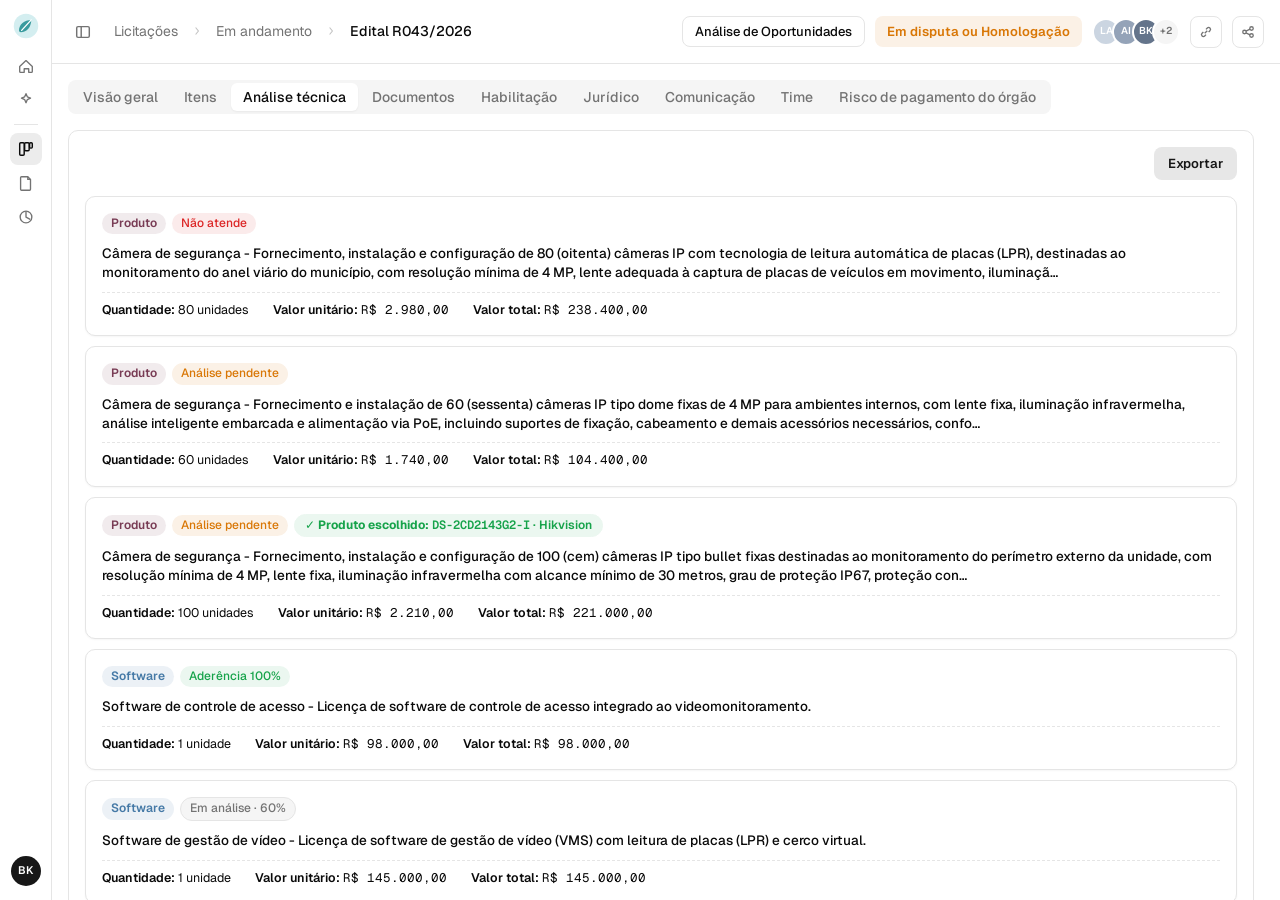
<file: index.html>
<!doctype html>
<html lang="pt-BR" data-preview="analise-tecnica">
<head>
  <meta charset="utf-8" />
  <meta name="viewport" content="width=device-width,initial-scale=1" />
  <title>Análise técnica</title>
  <link rel="preconnect" href="https://fonts.googleapis.com" />
  <link rel="preconnect" href="https://fonts.gstatic.com" crossorigin />
  <link href="https://fonts.googleapis.com/css2?family=Geist:wght@400;500;600;700&family=Geist+Mono:wght@500;600&display=swap" rel="stylesheet" />
  <link rel="stylesheet" href="styles.css?v=153" />
</head>
<body>
  <!-- Sidebar -->
  <aside class="sidebar" aria-label="Sidebar">
    <div class="logo" aria-hidden="true">
      <svg viewBox="0 0 32 32" width="28" height="28"><circle cx="16" cy="16" r="14" fill="#D4EEF0"/><path d="M22 9 C 14 9 8 14 8 21 C 8 22 9 23 10 23 C 17 23 22 17 22 9 Z" fill="#3A9B9E"/><path d="M22 9 L 11 21" stroke="#FFFFFF" stroke-width="1.5" stroke-linecap="round" fill="none"/></svg>
    </div>
    <nav class="sb-nav">
      <button class="sb-btn" title="Início"><svg viewBox="0 0 20 20" width="18" height="18" fill="none" stroke="currentColor" stroke-width="1.5"><path d="M3 10.5 10 4l7 6.5V16a1 1 0 0 1-1 1h-3v-4H8v4H4a1 1 0 0 1-1-1z" stroke-linejoin="round"/></svg></button>
      <button class="sb-btn" title="Assistente"><svg viewBox="0 0 20 20" width="18" height="18" fill="none" stroke="currentColor" stroke-width="1.5"><path d="M10 3l1.5 3.5L15 8l-3.5 1.5L10 13l-1.5-3.5L5 8l3.5-1.5z" stroke-linejoin="round"/></svg></button>
      <div class="sb-divider"></div>
      <button class="sb-btn sb-active" title="Licitações" aria-current="page"><svg viewBox="0 0 20 20" width="18" height="18" fill="none" stroke="currentColor" stroke-width="1.6"><rect x="3" y="3" width="5" height="14" rx="1.2"/><rect x="8.5" y="3" width="5" height="9" rx="1.2"/><rect x="14" y="3" width="3" height="6" rx="1.2"/></svg></button>
      <button class="sb-btn" title="Editais"><svg viewBox="0 0 20 20" width="18" height="18" fill="none" stroke="currentColor" stroke-width="1.5"><path d="M5 3h7l3 3v11a1 1 0 0 1-1 1H5a1 1 0 0 1-1-1V4a1 1 0 0 1 1-1z" stroke-linejoin="round"/><path d="M12 3v3h3"/></svg></button>
      <button class="sb-btn" title="Análises"><svg viewBox="0 0 20 20" width="18" height="18" fill="none" stroke="currentColor" stroke-width="1.5"><circle cx="10" cy="10" r="6.5"/><path d="M10 3.5V10l4.6 2.6"/></svg></button>
    </nav>
    <div class="sb-bottom"><div class="avatar">BK</div></div>
  </aside>

  <!-- Navbar -->
  <header class="navbar">
    <button class="nb-icon" title="Recolher"><svg viewBox="0 0 20 20" width="18" height="18" fill="none" stroke="currentColor" stroke-width="1.6"><rect x="3" y="4" width="14" height="12" rx="1.5"/><path d="M8 4v12"/></svg></button>
    <nav class="crumbs">
      <span class="crumb">Licitações</span><span class="crumb-sep"><svg viewBox="0 0 20 20" width="14" height="14" fill="none" stroke="currentColor" stroke-width="1.6"><path d="M8 5l4 5-4 5"/></svg></span>
      <span class="crumb">Em andamento</span><span class="crumb-sep"><svg viewBox="0 0 20 20" width="14" height="14" fill="none" stroke="currentColor" stroke-width="1.6"><path d="M8 5l4 5-4 5"/></svg></span>
      <span class="crumb crumb-current" id="crumbId">Edital R043/2026</span>
    </nav>
    <div class="nb-spacer"></div>
    <button class="nb-pill">Análise de Oportunidades</button>
    <button class="nb-status">Em disputa ou Homologação</button>
    <div class="nb-avatars"><span class="nb-av">LA</span><span class="nb-av" style="background:#94A3B8">AI</span><span class="nb-av" style="background:#64748B">BK</span><span class="nb-av more">+2</span></div>
    <button class="nb-iconbtn" title="Copiar link"><svg viewBox="0 0 16 16" width="14" height="14" fill="none" stroke="currentColor" stroke-width="1.5"><path d="M6.5 9.5l3-3M5 8L3.5 9.5a2.1 2.1 0 0 0 3 3L8 11M11 8l1.5-1.5a2.1 2.1 0 0 0-3-3L8 5"/></svg></button>
    <button class="nb-iconbtn" title="Compartilhar"><svg viewBox="0 0 16 16" width="14" height="14" fill="none" stroke="currentColor" stroke-width="1.5"><circle cx="12" cy="4" r="2"/><circle cx="4" cy="8" r="2"/><circle cx="12" cy="12" r="2"/><path d="M5.7 7l4.6-2.2M5.7 9l4.6 2.2"/></svg></button>
  </header>

  <main class="page" id="page">
    <div class="page-inner">
      <!-- Abas do workspace -->
      <div class="tabs-row">
        <div class="seg" role="tablist">
          <button class="seg-tab">Visão geral</button><button class="seg-tab">Itens</button>
          <button class="seg-tab active">Análise técnica</button><button class="seg-tab">Documentos</button>
          <button class="seg-tab">Habilitação</button><button class="seg-tab">Jurídico</button>
          <button class="seg-tab">Comunicação</button><button class="seg-tab">Time</button>
          <button class="seg-tab">Risco de pagamento do órgão</button>
        </div>
      </div>

      <div class="module">
        <!-- Resumo do edital (stats) -->
        <div class="stats" id="stats"></div>

        <!-- Ações da lista -->
        <div class="filter-row">
          <button class="btn" id="btnExportList">Exportar</button>
        </div>

        <!-- Grid de cards de itens -->
        <div class="card-grid" id="cardGrid"></div>
      </div>
    </div>
  </main>

  <!-- Overlay tela cheia: Tabela do item -->
  <div class="table-overlay" id="tableOverlay" hidden>
    <header class="to-head">
      <div class="to-heading"><button class="nb-iconbtn" id="toClose" aria-label="Voltar"><svg viewBox="0 0 24 24" width="18" height="18" fill="none" stroke="currentColor" stroke-width="2" stroke-linecap="round" stroke-linejoin="round"><path d="m12 19-7-7 7-7M5 12h14"/></svg></button><div class="to-title" id="toTitle">Tabela</div></div>
      <div class="to-actions">
        <div class="to-nav" id="toNav"></div>
        <div class="to-edit-controls" id="toEditCtrls"></div>
        <button class="nb-iconbtn" id="toShare" aria-label="Compartilhar"><svg viewBox="0 0 16 16" width="15" height="15" fill="none" stroke="currentColor" stroke-width="1.5"><circle cx="12" cy="4" r="2"/><circle cx="4" cy="8" r="2"/><circle cx="12" cy="12" r="2"/><path d="M5.7 7l4.6-2.2M5.7 9l4.6 2.2"/></svg></button>
        <button class="nb-iconbtn" id="toImport" aria-label="Importar" data-tip="Importar (planilha ou modelo)" hidden><svg viewBox="0 0 16 16" width="15" height="15" fill="none" stroke="currentColor" stroke-width="1.5"><path d="M8 11V3M5 6l3-3 3 3M3 13h10"/></svg></button>
        <button class="nb-iconbtn" id="toExport" aria-label="Baixar"><svg viewBox="0 0 16 16" width="15" height="15" fill="none" stroke="currentColor" stroke-width="1.5"><path d="M8 3v8M5 8l3 3 3-3M3 13h10"/></svg></button>
      </div>
    </header>
    <div class="to-summary" id="toSummary"></div>
    <div class="to-body" id="toBody"></div>
  </div>

  <!-- Drawer origem -->
  <div class="drawer-overlay" id="drawerOverlay" hidden></div>
  <aside class="drawer" id="drawer" hidden aria-label="Origem da extração">
    <div class="drawer-head"><h3 id="drawerHead">Origem da extração</h3><button class="drawer-close" id="drawerClose" aria-label="Fechar"><svg viewBox="0 0 20 20" width="15" height="15" fill="none" stroke="currentColor" stroke-width="1.8" stroke-linecap="round"><path d="M5 5l10 10M15 5L5 15"/></svg></button></div>
    <div class="drawer-body" id="drawerBody"></div>
  </aside>

  <div class="status-menu" id="statusMenu" hidden></div>
  <div class="kebab-menu" id="kebabMenu" hidden></div>
  <div class="kebab-menu spec-menu" id="specMenu" role="menu" aria-label="Especificações não exigidas pelo edital" hidden></div>
  <div class="status-menu" id="catMenu" hidden></div>

  <!-- Barra lateral de edição das exigências -->
  <div class="edit-overlay" id="editOverlay" hidden></div>
  <aside class="edit-drawer" id="editDrawer" hidden aria-label="Editar exigências do edital">
    <header class="ed-head">
      <h3>Editar informações</h3>
      <div id="editHeaderAdd"></div>
      <button class="drawer-close" id="editClose" aria-label="Fechar"><svg viewBox="0 0 20 20" width="15" height="15" fill="none" stroke="currentColor" stroke-width="1.8" stroke-linecap="round"><path d="M5 5l10 10M15 5L5 15"/></svg></button>
    </header>
    <div class="ed-body" id="editBody"></div>
    <footer class="ed-foot">
      <button class="ed-btn primary" id="editSave">Salvar</button>
      <button class="ed-btn ghost" id="editCancel">Cancelar</button>
    </footer>
  </aside>

  <div class="toast" id="toast"></div>

  <!-- Adicionar requisito do edital (catálogo) -->
  <div class="add-overlay" id="addOverlay" hidden></div>
  <div class="add-modal" id="addModal" hidden>
    <header class="am-head">
      <div><h3>Adicionar requisito do edital</h3><p>Escolha uma especificação do catálogo e localize o trecho no edital.</p></div>
      <button class="am-x" id="amClose" aria-label="Fechar"><svg viewBox="0 0 20 20" width="15" height="15" fill="none" stroke="currentColor" stroke-width="1.8" stroke-linecap="round"><path d="M5 5l10 10M15 5L5 15"/></svg></button>
    </header>
    <div class="am-body">
      <div class="am-step">
        <div class="am-label"><span class="am-num-badge">1</span> Qual requisito o edital exige?</div>
        <input id="amSearch" class="am-search" placeholder="Buscar no catálogo de especificações..." autocomplete="off">
        <div class="am-catalog" id="amCatalog"></div>
        <div class="am-notfound" id="amNotfound" hidden>Não encontramos "<b><span id="amTerm"></span></b>" no catálogo. Sem estar no catálogo, o sistema não consegue comparar. <button class="am-link" id="amRequest">Solicitar inclusão no catálogo</button></div>
      </div>
      <div class="am-step" id="amStep2" hidden>
        <div class="am-label"><span class="am-num-badge">2</span> Onde isso aparece no edital?</div>
        <div class="am-doc-hint" id="amDocHint"></div>
        <div class="am-doc" id="amDoc"></div>
        <div class="am-sel" id="amSel" hidden><b>Trecho selecionado:</b> <span id="amSelText"></span></div>
      </div>
      <div class="am-step" id="amStep3" hidden>
        <div class="am-label"><span class="am-num-badge">3</span> Valor exigido pelo edital</div>
        <div id="amValue"></div>
      </div>
    </div>
    <footer class="am-foot">
      <button class="btn" id="amCancel">Cancelar</button>
      <button class="btn primary" id="amAdd" disabled>Adicionar requisito</button>
    </footer>
  </div>

  <!-- Alerta: edição direta na célula (1ª vez) -->
  <div class="warn-overlay" id="warnOverlay" hidden></div>
  <div class="warn-modal" id="warnModal" hidden>
    <h3>Confirmar edição?</h3>
    <p>Editar o <b>valor requerido</b> recalcula a análise de compatibilidade dos produtos para este requisito. Você também pode editar em lote pelo botão <b>Editar</b> da seção. Não perguntaremos de novo.</p>
    <div class="warn-actions"><button class="btn" id="warnCancel">Cancelar</button><button class="btn primary" id="warnOk">Confirmar e recalcular</button></div>
  </div>

  <!-- Confirmar troca de categoria (reprocessa requisitos) -->
  <div class="warn-overlay" id="catConfirmOverlay" hidden></div>
  <div class="warn-modal" id="catConfirmModal" hidden>
    <h3>Trocar a categoria?</h3>
    <p>Ao trocar para <b id="catConfirmName">…</b>, vamos <b>analisar esta seção de novo</b> usando o catálogo dessa categoria. Os requisitos e o resultado (o que você atende e o que não atende) podem mudar.</p>
    <div class="warn-actions"><button class="btn" id="catConfirmCancel">Cancelar</button><button class="btn primary" id="catConfirmOk">Reprocessar requisitos</button></div>
  </div>

  <!-- (Tour guiado / chat "Tire suas dúvidas" removidos por ora; tour segue via deep-link ?tour=) -->
  <div class="tour-layer" id="tourLayer" hidden>
    <div class="tour-hi" id="tourHi"></div>
    <div class="tour-pop" id="tourPop">
      <div class="tour-top"><span class="tour-step" id="tourStepLbl"></span><button class="tour-x" id="tourSkip" data-tip="Encerrar o tour" aria-label="Encerrar"><svg viewBox="0 0 16 16" width="13" height="13" fill="none" stroke="currentColor" stroke-width="1.8" stroke-linecap="round"><path d="M4 4l8 8M12 4l-8 8"/></svg></button></div>
      <div class="tour-title" id="tourTitle"></div>
      <div class="tour-text" id="tourText"></div>
      <div class="tour-actions"><button class="tour-btn ghost" id="tourPrev">Anterior</button><button class="tour-btn primary" id="tourNext">Próximo</button></div>
    </div>
  </div>

  <script src="data.js?v=32"></script>
  <script src="app.js?v=221"></script>
</body>
</html>
</file>
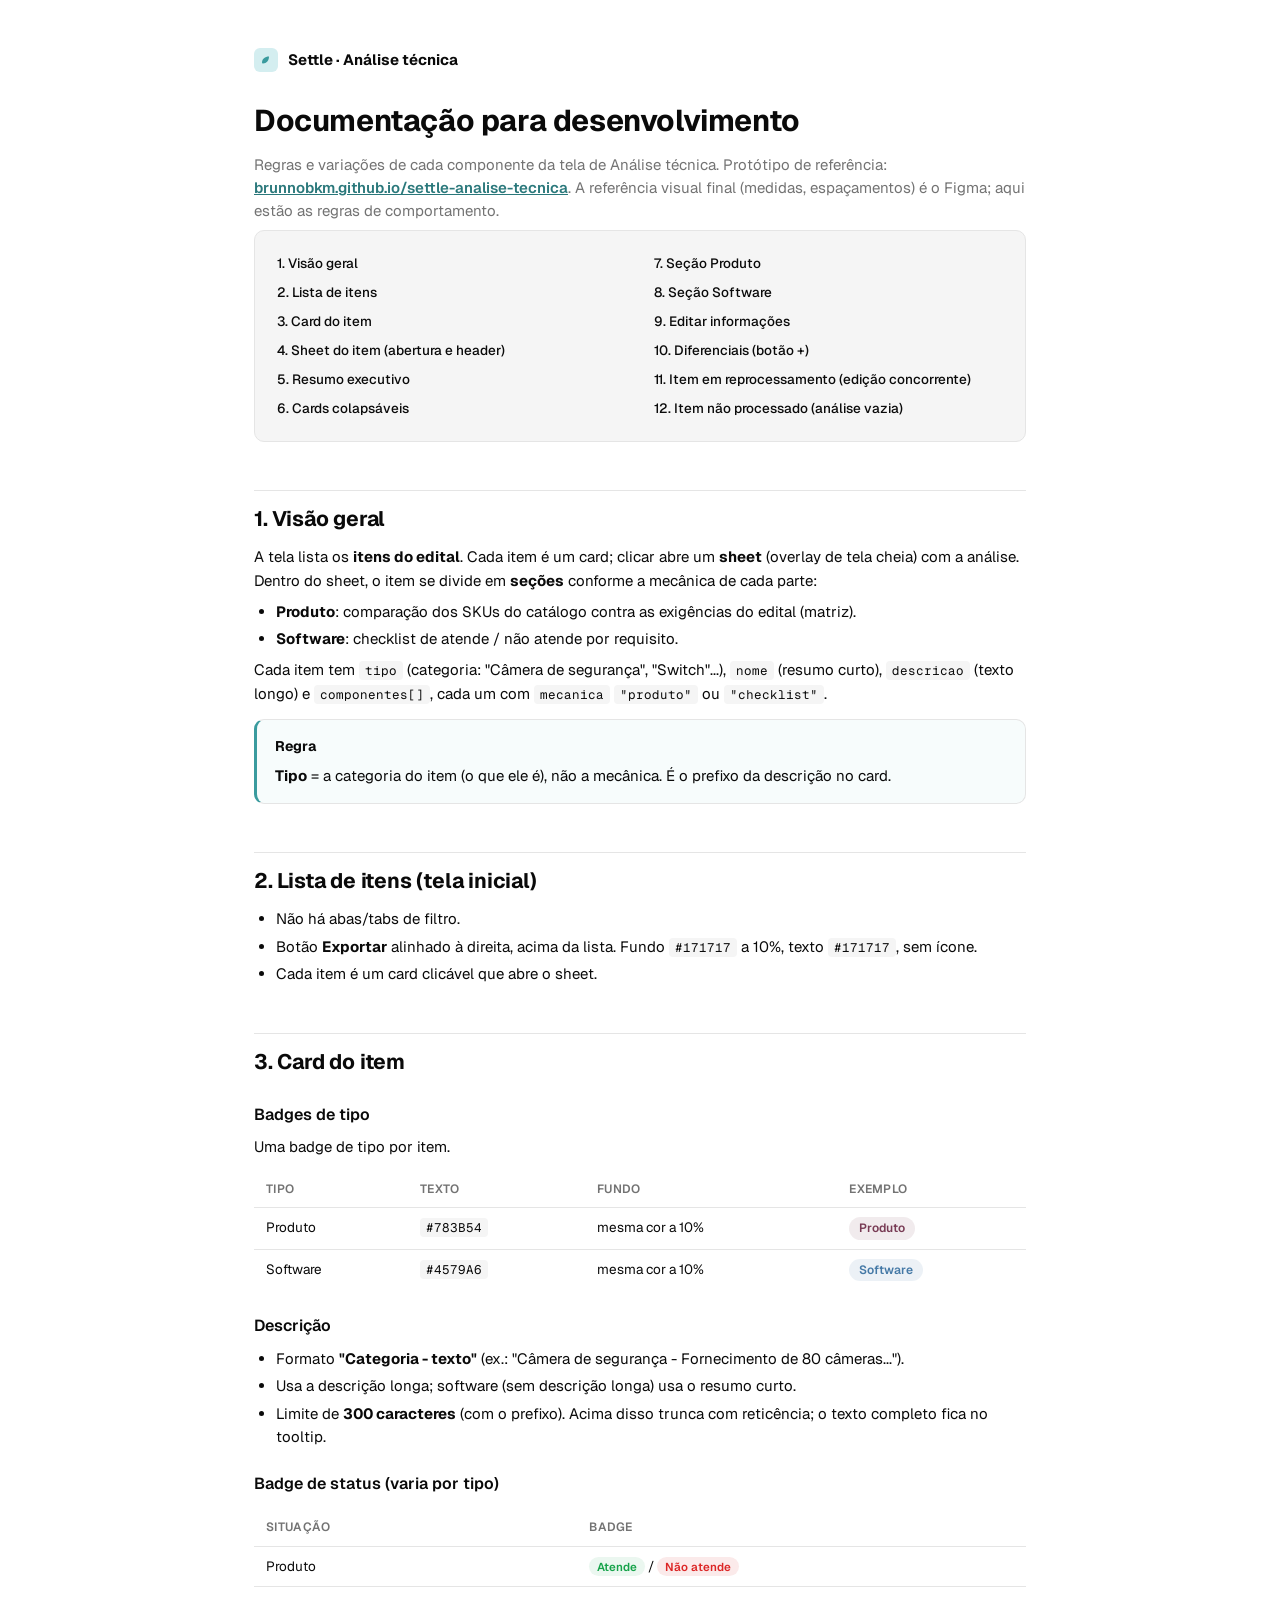
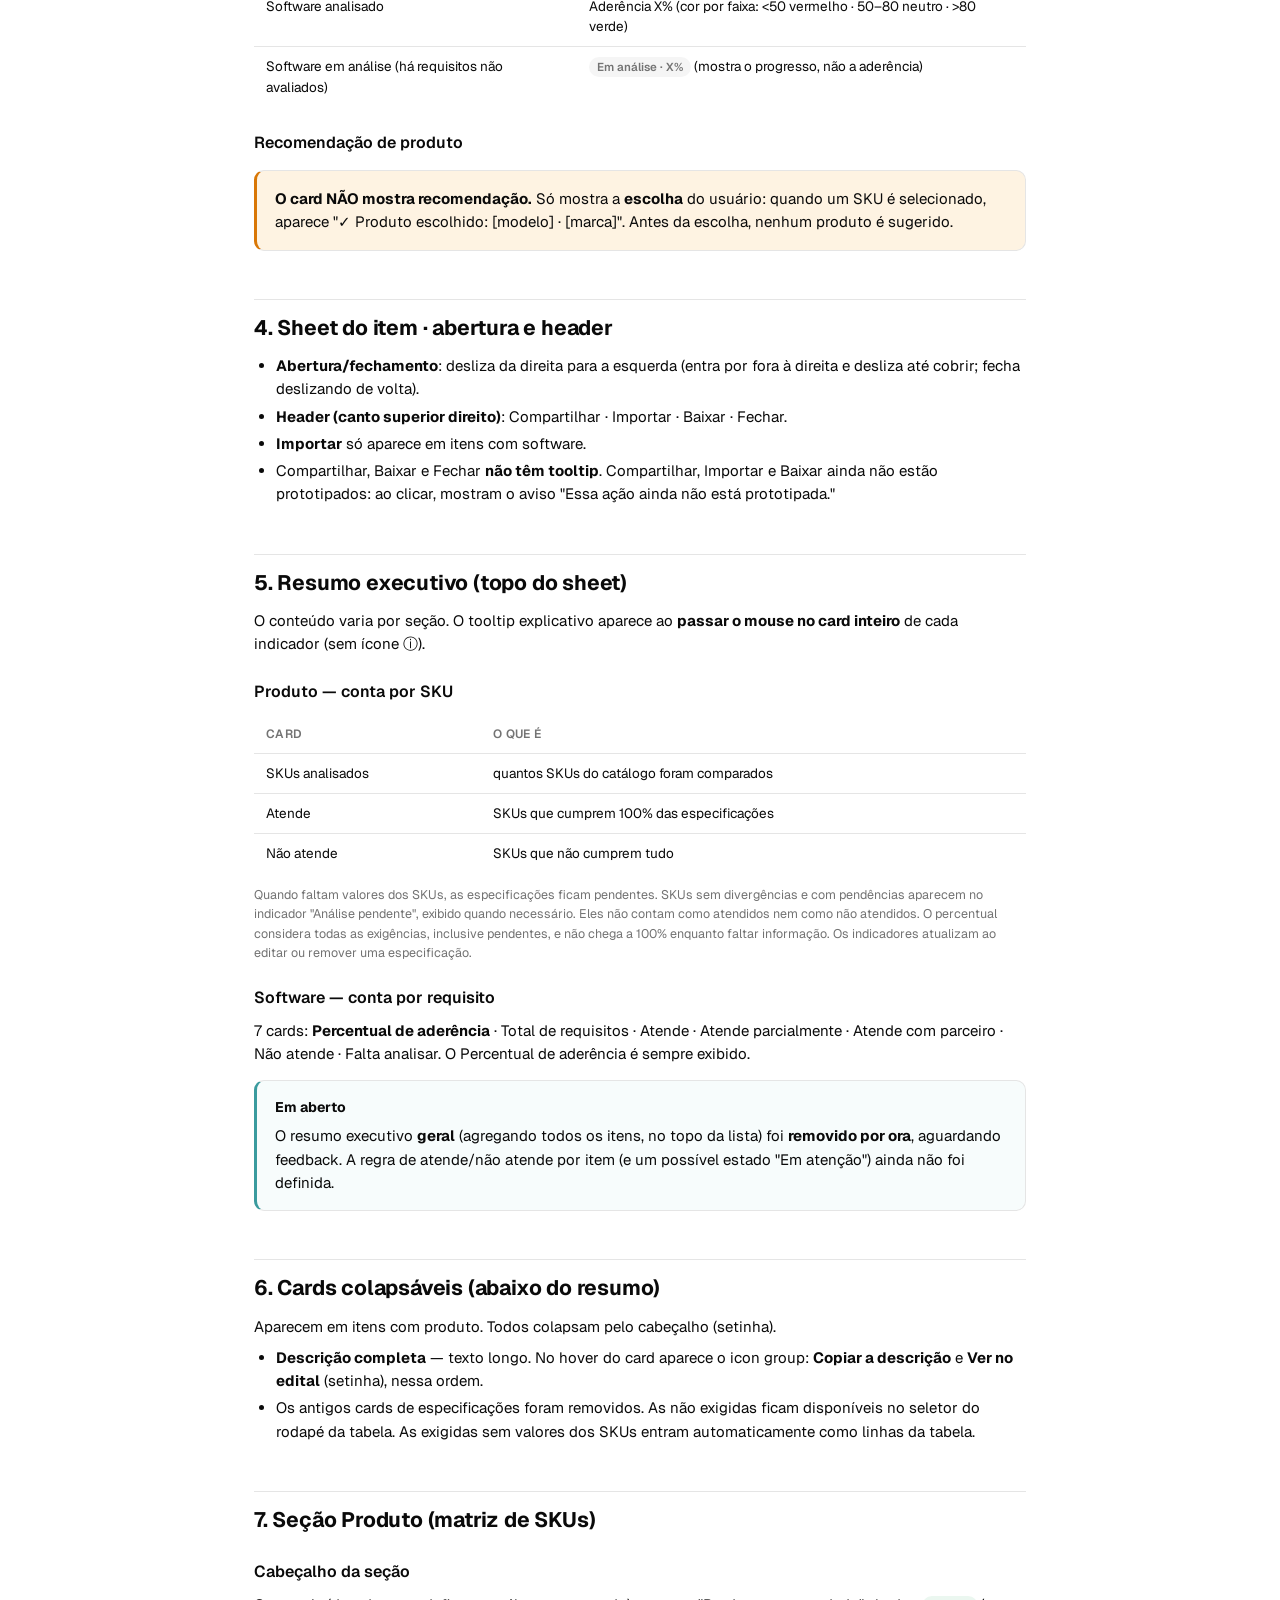
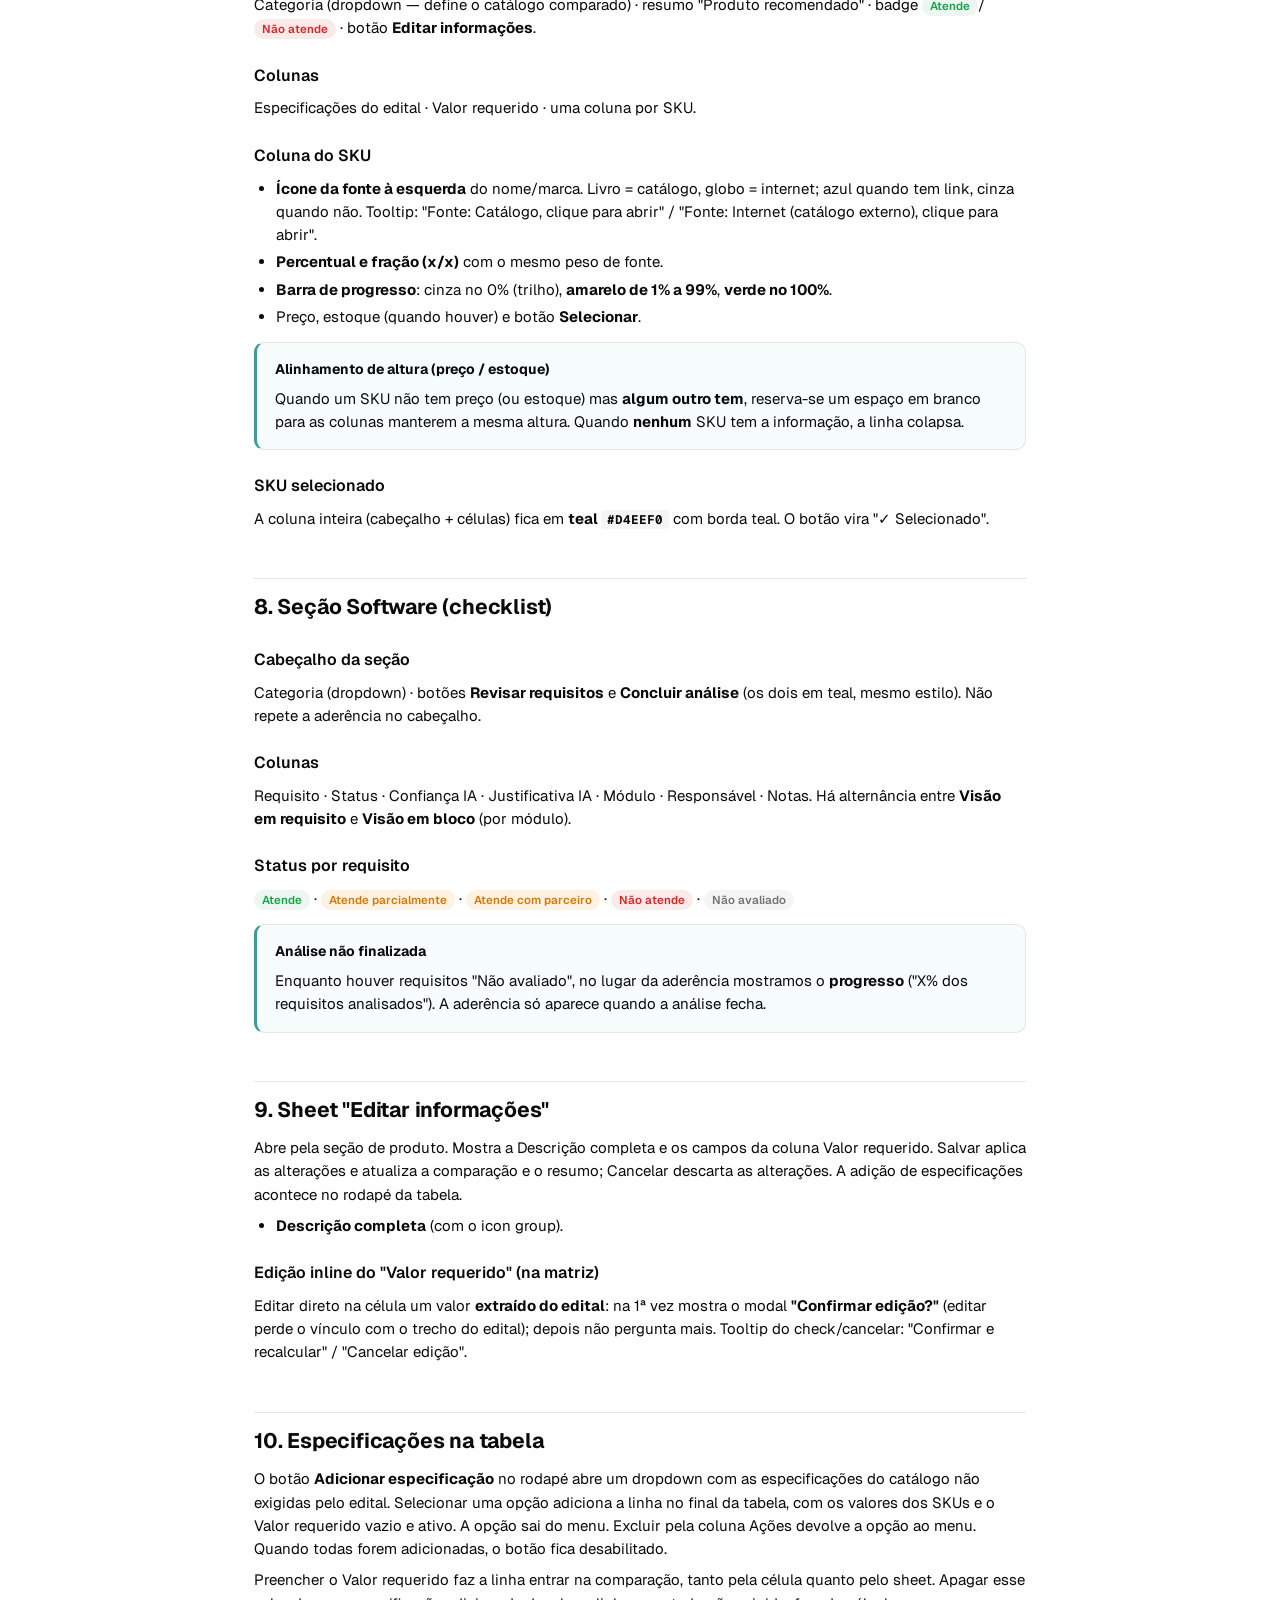
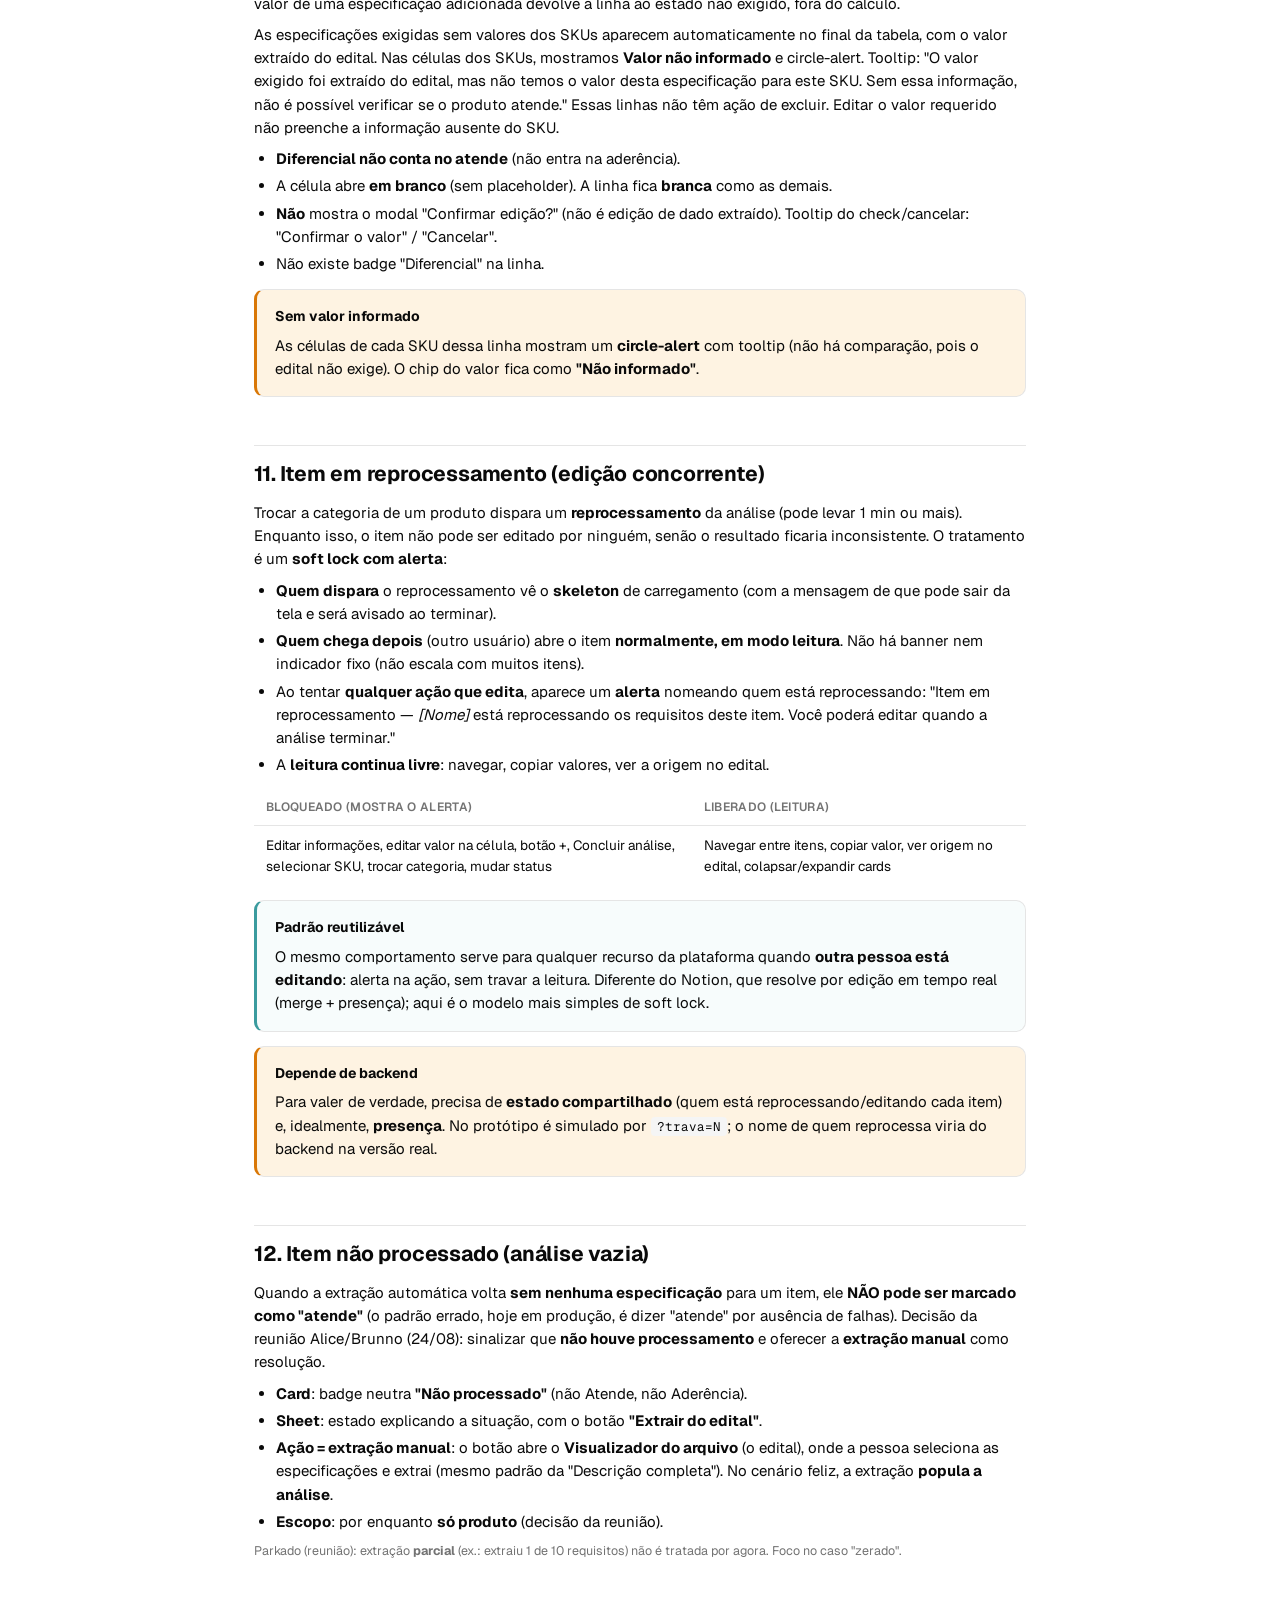
<file: documentacao.html>
<!doctype html>
<html lang="pt-BR">
<head>
  <meta charset="utf-8" />
  <meta name="viewport" content="width=device-width,initial-scale=1" />
  <title>Análise técnica · Documentação para desenvolvimento</title>
  <link rel="preconnect" href="https://fonts.googleapis.com" />
  <link rel="preconnect" href="https://fonts.gstatic.com" crossorigin />
  <link href="https://fonts.googleapis.com/css2?family=Geist:wght@400;500;600;700&family=Geist+Mono:wght@500;600&display=swap" rel="stylesheet" />
  <style>
    :root {
      --bg: #FFFFFF; --fg: #0A0A0A; --muted: #F5F5F5; --muted-fg: #737373;
      --border: #E5E5E5; --border-strong: #D4D4D4; --mono: "Geist Mono", ui-monospace, monospace;
      --brand: #3A9B9E; --brand-600: #2A787B; --brand-100: #D4EEF0;
      --success: #16A34A; --success-bg: #EBF7F0; --warning: #D97706; --warning-bg: #FEF3E2;
      --destructive: #DC2626; --produto: #783B54; --software: #4579A6;
      --r: 10px; --r-sm: 6px;
    }
    * { box-sizing: border-box; }
    html { scroll-behavior: smooth; }
    body { margin: 0; font-family: "Geist", system-ui, sans-serif; color: var(--fg); background: var(--bg); line-height: 1.55; font-size: 15px; }
    .page { max-width: 820px; margin: 0 auto; padding: 48px 24px 120px; }
    .brand { display: flex; align-items: center; gap: 10px; font-weight: 700; font-size: 15px; margin-bottom: 26px; }
    .brand .dot { width: 24px; height: 24px; border-radius: 6px; background: var(--brand-100); display: grid; place-items: center; }
    .brand .dot svg { width: 16px; height: 16px; }
    h1 { font-size: 30px; font-weight: 700; margin: 0 0 8px; letter-spacing: -.4px; }
    .lead { font-size: 15px; color: var(--muted-fg); margin: 0 0 8px; }
    h2 { font-size: 21px; font-weight: 700; margin: 48px 0 10px; letter-spacing: -.2px; scroll-margin-top: 18px; padding-top: 12px; border-top: 1px solid var(--border); }
    h3 { font-size: 16px; font-weight: 600; margin: 24px 0 8px; scroll-margin-top: 18px; }
    p { margin: 8px 0; }
    ul, ol { padding-left: 22px; margin: 8px 0; }
    li { margin: 4px 0; }
    code { font-family: var(--mono); font-size: 12.5px; background: var(--muted); padding: 1px 6px; border-radius: 4px; }
    table { border-collapse: collapse; width: 100%; margin: 12px 0; font-size: 13.5px; }
    th, td { text-align: left; padding: 9px 12px; border-bottom: 1px solid var(--border); vertical-align: top; }
    th { font-weight: 600; color: var(--muted-fg); font-size: 12px; text-transform: uppercase; letter-spacing: .3px; }
    tr:last-child td { border-bottom: 0; }
    .box { border: 1px solid var(--border); border-radius: var(--r); padding: 16px 18px; margin: 14px 0; }
    .box.tip { border-left: 3px solid var(--brand); background: #F7FCFC; }
    .box.warn { border-left: 3px solid var(--warning); background: var(--warning-bg); }
    .box h4 { margin: 0 0 6px; font-size: 14px; }
    .pill { display: inline-flex; align-items: center; gap: 6px; font-size: 12px; font-weight: 600; padding: 2px 10px; border-radius: 999px; }
    .pill.prod { color: var(--produto); background: rgba(120,59,84,.1); }
    .pill.soft { color: var(--software); background: rgba(69,121,166,.1); }
    .sw { display: inline-block; width: 13px; height: 13px; border-radius: 3px; vertical-align: -2px; margin-right: 6px; border: 1px solid rgba(0,0,0,.08); }
    .tag { display: inline-block; font-size: 11.5px; font-weight: 600; padding: 1px 8px; border-radius: 999px; }
    .tag.ok { background: var(--success-bg); color: var(--success); }
    .tag.warn { background: var(--warning-bg); color: var(--warning); }
    .tag.bad { background: #FBEAEA; color: var(--destructive); }
    .tag.neutral { background: var(--muted); color: var(--muted-fg); }
    .note { font-size: 12.5px; color: var(--muted-fg); }
    a.inline { color: var(--brand-600); font-weight: 600; }
    /* índice no topo */
    .toc { background: var(--muted); border: 1px solid var(--border); border-radius: var(--r); padding: 18px 22px; margin: 8px 0 8px; columns: 2; column-gap: 28px; }
    .toc a { display: block; color: var(--fg); text-decoration: none; font-size: 13.5px; font-weight: 500; padding: 4px 0; break-inside: avoid; }
    .toc a:hover { color: var(--brand-600); }
    @media (max-width: 620px) { .toc { columns: 1; } }
  </style>
</head>
<body>
  <div class="page">
    <div class="brand"><span class="dot"><svg viewBox="0 0 32 32"><circle cx="16" cy="16" r="14" fill="#D4EEF0"/><path d="M22 9 C 14 9 8 14 8 21 C 8 22 9 23 10 23 C 17 23 22 17 22 9 Z" fill="#3A9B9E"/></svg></span> Settle · Análise técnica</div>

    <h1>Documentação para desenvolvimento</h1>
    <p class="lead">Regras e variações de cada componente da tela de Análise técnica. Protótipo de referência: <a class="inline" href="https://brunnobkm.github.io/settle-analise-tecnica/">brunnobkm.github.io/settle-analise-tecnica</a>. A referência visual final (medidas, espaçamentos) é o Figma; aqui estão as regras de comportamento.</p>

    <nav class="toc">
      <a href="#visao">1. Visão geral</a>
      <a href="#lista">2. Lista de itens</a>
      <a href="#card">3. Card do item</a>
      <a href="#sheet">4. Sheet do item (abertura e header)</a>
      <a href="#resumo">5. Resumo executivo</a>
      <a href="#cards-colap">6. Cards colapsáveis</a>
      <a href="#produto">7. Seção Produto</a>
      <a href="#software">8. Seção Software</a>
      <a href="#editar">9. Editar informações</a>
      <a href="#diferencial">10. Diferenciais (botão +)</a>
      <a href="#concorrencia">11. Item em reprocessamento (edição concorrente)</a>
      <a href="#vazia">12. Item não processado (análise vazia)</a>
    </nav>

    <!-- 1 -->
    <h2 id="visao">1. Visão geral</h2>
    <p>A tela lista os <b>itens do edital</b>. Cada item é um card; clicar abre um <b>sheet</b> (overlay de tela cheia) com a análise. Dentro do sheet, o item se divide em <b>seções</b> conforme a mecânica de cada parte:</p>
    <ul>
      <li><b>Produto</b>: comparação dos SKUs do catálogo contra as exigências do edital (matriz).</li>
      <li><b>Software</b>: checklist de atende / não atende por requisito.</li>
    </ul>
    <p>Cada item tem <code>tipo</code> (categoria: "Câmera de segurança", "Switch"...), <code>nome</code> (resumo curto), <code>descricao</code> (texto longo) e <code>componentes[]</code>, cada um com <code>mecanica</code> <code>"produto"</code> ou <code>"checklist"</code>.</p>
    <div class="box tip"><h4>Regra</h4><p style="margin:0"><b>Tipo</b> = a categoria do item (o que ele é), não a mecânica. É o prefixo da descrição no card.</p></div>

    <!-- 2 -->
    <h2 id="lista">2. Lista de itens (tela inicial)</h2>
    <ul>
      <li>Não há abas/tabs de filtro.</li>
      <li>Botão <b>Exportar</b> alinhado à direita, acima da lista. Fundo <code>#171717</code> a 10%, texto <code>#171717</code>, sem ícone.</li>
      <li>Cada item é um card clicável que abre o sheet.</li>
    </ul>

    <!-- 3 -->
    <h2 id="card">3. Card do item</h2>
    <h3>Badges de tipo</h3>
    <p>Uma badge de tipo por item.</p>
    <table>
      <tr><th>Tipo</th><th>Texto</th><th>Fundo</th><th>Exemplo</th></tr>
      <tr><td>Produto</td><td><code>#783B54</code></td><td>mesma cor a 10%</td><td><span class="pill prod">Produto</span></td></tr>
      <tr><td>Software</td><td><code>#4579A6</code></td><td>mesma cor a 10%</td><td><span class="pill soft">Software</span></td></tr>
    </table>
    <h3>Descrição</h3>
    <ul>
      <li>Formato <b>"Categoria - texto"</b> (ex.: "Câmera de segurança - Fornecimento de 80 câmeras...").</li>
      <li>Usa a descrição longa; software (sem descrição longa) usa o resumo curto.</li>
      <li>Limite de <b>300 caracteres</b> (com o prefixo). Acima disso trunca com reticência; o texto completo fica no tooltip.</li>
    </ul>
    <h3>Badge de status (varia por tipo)</h3>
    <table>
      <tr><th>Situação</th><th>Badge</th></tr>
      <tr><td>Produto</td><td><span class="tag ok">Atende</span> / <span class="tag bad">Não atende</span></td></tr>
      <tr><td>Software analisado</td><td>Aderência X% (cor por faixa: &lt;50 vermelho · 50–80 neutro · &gt;80 verde)</td></tr>
      <tr><td>Software em análise (há requisitos não avaliados)</td><td><span class="tag neutral">Em análise · X%</span> (mostra o progresso, não a aderência)</td></tr>
    </table>
    <h3>Recomendação de produto</h3>
    <div class="box warn"><p style="margin:0"><b>O card NÃO mostra recomendação.</b> Só mostra a <b>escolha</b> do usuário: quando um SKU é selecionado, aparece "✓ Produto escolhido: [modelo] · [marca]". Antes da escolha, nenhum produto é sugerido.</p></div>

    <!-- 4 -->
    <h2 id="sheet">4. Sheet do item · abertura e header</h2>
    <ul>
      <li><b>Abertura/fechamento</b>: desliza da direita para a esquerda (entra por fora à direita e desliza até cobrir; fecha deslizando de volta).</li>
      <li><b>Header (canto superior direito)</b>: Compartilhar · Importar · Baixar · Fechar.</li>
      <li><b>Importar</b> só aparece em itens com software.</li>
      <li>Compartilhar, Baixar e Fechar <b>não têm tooltip</b>. Compartilhar, Importar e Baixar ainda não estão prototipados: ao clicar, mostram o aviso "Essa ação ainda não está prototipada."</li>
    </ul>

    <!-- 5 -->
    <h2 id="resumo">5. Resumo executivo (topo do sheet)</h2>
    <p>O conteúdo varia por seção. O tooltip explicativo aparece ao <b>passar o mouse no card inteiro</b> de cada indicador (sem ícone ⓘ).</p>
    <h3>Produto — conta por SKU</h3>
    <table>
      <tr><th>Card</th><th>O que é</th></tr>
      <tr><td>SKUs analisados</td><td>quantos SKUs do catálogo foram comparados</td></tr>
      <tr><td>Atende</td><td>SKUs que cumprem 100% das especificações</td></tr>
      <tr><td>Não atende</td><td>SKUs que não cumprem tudo</td></tr>
    </table>
    <p class="note">Quando faltam valores dos SKUs, as especificações ficam pendentes. SKUs sem divergências e com pendências aparecem no indicador "Análise pendente", exibido quando necessário. Eles não contam como atendidos nem como não atendidos. O percentual considera todas as exigências, inclusive pendentes, e não chega a 100% enquanto faltar informação. Os indicadores atualizam ao editar ou remover uma especificação.</p>
    <h3>Software — conta por requisito</h3>
    <p>7 cards: <b>Percentual de aderência</b> · Total de requisitos · Atende · Atende parcialmente · Atende com parceiro · Não atende · Falta analisar. O Percentual de aderência é sempre exibido.</p>
    <div class="box tip"><h4>Em aberto</h4><p style="margin:0">O resumo executivo <b>geral</b> (agregando todos os itens, no topo da lista) foi <b>removido por ora</b>, aguardando feedback. A regra de atende/não atende por item (e um possível estado "Em atenção") ainda não foi definida.</p></div>

    <!-- 6 -->
    <h2 id="cards-colap">6. Cards colapsáveis (abaixo do resumo)</h2>
    <p>Aparecem em itens com produto. Todos colapsam pelo cabeçalho (setinha).</p>
    <ul>
      <li><b>Descrição completa</b> — texto longo. No hover do card aparece o icon group: <b>Copiar a descrição</b> e <b>Ver no edital</b> (setinha), nessa ordem.</li>
      <li>Os antigos cards de especificações foram removidos. As não exigidas ficam disponíveis no seletor do rodapé da tabela. As exigidas sem valores dos SKUs entram automaticamente como linhas da tabela.</li>
    </ul>

    <!-- 7 -->
    <h2 id="produto">7. Seção Produto (matriz de SKUs)</h2>
    <h3>Cabeçalho da seção</h3>
    <p>Categoria (dropdown — define o catálogo comparado) · resumo "Produto recomendado" · badge <span class="tag ok">Atende</span>/<span class="tag bad">Não atende</span> · botão <b>Editar informações</b>.</p>
    <h3>Colunas</h3>
    <p>Especificações do edital · Valor requerido · uma coluna por SKU.</p>
    <h3>Coluna do SKU</h3>
    <ul>
      <li><b>Ícone da fonte à esquerda</b> do nome/marca. Livro = catálogo, globo = internet; azul quando tem link, cinza quando não. Tooltip: "Fonte: Catálogo, clique para abrir" / "Fonte: Internet (catálogo externo), clique para abrir".</li>
      <li><b>Percentual e fração (x/x)</b> com o mesmo peso de fonte.</li>
      <li><b>Barra de progresso</b>: cinza no 0% (trilho), <b>amarelo de 1% a 99%</b>, <b>verde no 100%</b>.</li>
      <li>Preço, estoque (quando houver) e botão <b>Selecionar</b>.</li>
    </ul>
    <div class="box tip"><h4>Alinhamento de altura (preço / estoque)</h4><p style="margin:0">Quando um SKU não tem preço (ou estoque) mas <b>algum outro tem</b>, reserva-se um espaço em branco para as colunas manterem a mesma altura. Quando <b>nenhum</b> SKU tem a informação, a linha colapsa.</p></div>
    <h3>SKU selecionado</h3>
    <p>A coluna inteira (cabeçalho + células) fica em <b>teal <code>#D4EEF0</code></b> com borda teal. O botão vira "✓ Selecionado".</p>

    <!-- 8 -->
    <h2 id="software">8. Seção Software (checklist)</h2>
    <h3>Cabeçalho da seção</h3>
    <p>Categoria (dropdown) · botões <b>Revisar requisitos</b> e <b>Concluir análise</b> (os dois em teal, mesmo estilo). Não repete a aderência no cabeçalho.</p>
    <h3>Colunas</h3>
    <p>Requisito · Status · Confiança IA · Justificativa IA · Módulo · Responsável · Notas. Há alternância entre <b>Visão em requisito</b> e <b>Visão em bloco</b> (por módulo).</p>
    <h3>Status por requisito</h3>
    <p><span class="tag ok">Atende</span> · <span class="tag warn">Atende parcialmente</span> · <span class="tag warn">Atende com parceiro</span> · <span class="tag bad">Não atende</span> · <span class="tag neutral">Não avaliado</span></p>
    <div class="box tip"><h4>Análise não finalizada</h4><p style="margin:0">Enquanto houver requisitos "Não avaliado", no lugar da aderência mostramos o <b>progresso</b> ("X% dos requisitos analisados"). A aderência só aparece quando a análise fecha.</p></div>

    <!-- 9 -->
    <h2 id="editar">9. Sheet "Editar informações"</h2>
    <p>Abre pela seção de produto. Mostra a Descrição completa e os campos da coluna Valor requerido. Salvar aplica as alterações e atualiza a comparação e o resumo; Cancelar descarta as alterações. A adição de especificações acontece no rodapé da tabela.</p>
    <ul>
      <li><b>Descrição completa</b> (com o icon group).</li>
    </ul>
    <h3>Edição inline do "Valor requerido" (na matriz)</h3>
    <p>Editar direto na célula um valor <b>extraído do edital</b>: na 1ª vez mostra o modal <b>"Confirmar edição?"</b> (editar perde o vínculo com o trecho do edital); depois não pergunta mais. Tooltip do check/cancelar: "Confirmar e recalcular" / "Cancelar edição".</p>

    <!-- 10 -->
    <h2 id="diferencial">10. Especificações na tabela</h2>
    <p>O botão <b>Adicionar especificação</b> no rodapé abre um dropdown com as especificações do catálogo não exigidas pelo edital. Selecionar uma opção adiciona a linha no final da tabela, com os valores dos SKUs e o Valor requerido vazio e ativo. A opção sai do menu. Excluir pela coluna Ações devolve a opção ao menu. Quando todas forem adicionadas, o botão fica desabilitado.</p>
    <p>Preencher o Valor requerido faz a linha entrar na comparação, tanto pela célula quanto pelo sheet. Apagar esse valor de uma especificação adicionada devolve a linha ao estado não exigido, fora do cálculo.</p>
    <p>As especificações exigidas sem valores dos SKUs aparecem automaticamente no final da tabela, com o valor extraído do edital. Nas células dos SKUs, mostramos <b>Valor não informado</b> e circle-alert. Tooltip: "O valor exigido foi extraído do edital, mas não temos o valor desta especificação para este SKU. Sem essa informação, não é possível verificar se o produto atende." Essas linhas não têm ação de excluir. Editar o valor requerido não preenche a informação ausente do SKU.</p>
    <ul>
      <li><b>Diferencial não conta no atende</b> (não entra na aderência).</li>
      <li>A célula abre <b>em branco</b> (sem placeholder). A linha fica <b>branca</b> como as demais.</li>
      <li><b>Não</b> mostra o modal "Confirmar edição?" (não é edição de dado extraído). Tooltip do check/cancelar: "Confirmar o valor" / "Cancelar".</li>
      <li>Não existe badge "Diferencial" na linha.</li>
    </ul>
    <div class="box warn"><h4>Sem valor informado</h4><p style="margin:0">As células de cada SKU dessa linha mostram um <b>circle-alert</b> com tooltip (não há comparação, pois o edital não exige). O chip do valor fica como <b>"Não informado"</b>.</p></div>

    <!-- 11 -->
    <h2 id="concorrencia">11. Item em reprocessamento (edição concorrente)</h2>
    <p>Trocar a categoria de um produto dispara um <b>reprocessamento</b> da análise (pode levar 1 min ou mais). Enquanto isso, o item não pode ser editado por ninguém, senão o resultado ficaria inconsistente. O tratamento é um <b>soft lock com alerta</b>:</p>
    <ul>
      <li><b>Quem dispara</b> o reprocessamento vê o <b>skeleton</b> de carregamento (com a mensagem de que pode sair da tela e será avisado ao terminar).</li>
      <li><b>Quem chega depois</b> (outro usuário) abre o item <b>normalmente, em modo leitura</b>. Não há banner nem indicador fixo (não escala com muitos itens).</li>
      <li>Ao tentar <b>qualquer ação que edita</b>, aparece um <b>alerta</b> nomeando quem está reprocessando: "Item em reprocessamento — <i>[Nome]</i> está reprocessando os requisitos deste item. Você poderá editar quando a análise terminar."</li>
      <li>A <b>leitura continua livre</b>: navegar, copiar valores, ver a origem no edital.</li>
    </ul>
    <table>
      <tr><th>Bloqueado (mostra o alerta)</th><th>Liberado (leitura)</th></tr>
      <tr><td>Editar informações, editar valor na célula, botão +, Concluir análise, selecionar SKU, trocar categoria, mudar status</td><td>Navegar entre itens, copiar valor, ver origem no edital, colapsar/expandir cards</td></tr>
    </table>
    <div class="box tip"><h4>Padrão reutilizável</h4><p style="margin:0">O mesmo comportamento serve para qualquer recurso da plataforma quando <b>outra pessoa está editando</b>: alerta na ação, sem travar a leitura. Diferente do Notion, que resolve por edição em tempo real (merge + presença); aqui é o modelo mais simples de soft lock.</p></div>
    <div class="box warn"><h4>Depende de backend</h4><p style="margin:0">Para valer de verdade, precisa de <b>estado compartilhado</b> (quem está reprocessando/editando cada item) e, idealmente, <b>presença</b>. No protótipo é simulado por <code>?trava=N</code>; o nome de quem reprocessa viria do backend na versão real.</p></div>

    <!-- 12 -->
    <h2 id="vazia">12. Item não processado (análise vazia)</h2>
    <p>Quando a extração automática volta <b>sem nenhuma especificação</b> para um item, ele <b>NÃO pode ser marcado como "atende"</b> (o padrão errado, hoje em produção, é dizer "atende" por ausência de falhas). Decisão da reunião Alice/Brunno (24/08): sinalizar que <b>não houve processamento</b> e oferecer a <b>extração manual</b> como resolução.</p>
    <ul>
      <li><b>Card</b>: badge neutra <b>"Não processado"</b> (não Atende, não Aderência).</li>
      <li><b>Sheet</b>: estado explicando a situação, com o botão <b>"Extrair do edital"</b>.</li>
      <li><b>Ação = extração manual</b>: o botão abre o <b>Visualizador do arquivo</b> (o edital), onde a pessoa seleciona as especificações e extrai (mesmo padrão da "Descrição completa"). No cenário feliz, a extração <b>popula a análise</b>.</li>
      <li><b>Escopo</b>: por enquanto <b>só produto</b> (decisão da reunião).</li>
    </ul>
    <p class="note">Parkado (reunião): extração <b>parcial</b> (ex.: extraiu 1 de 10 requisitos) não é tratada por agora. Foco no caso "zerado".</p>
  </div>
</body>
</html>
</file>
<file: styles.css>
/* ============================================================
   Settle · Análise Técnica — design system espelhando o Figma "Platform"
   Geist + tokens shadcn/tailwind, marca teal #3A9B9E
   ============================================================ */
:root {
  /* base */
  --background: #FFFFFF;
  --foreground: #0A0A0A;
  --card: #FFFFFF;
  --card-foreground: #0A0A0A;
  --primary: #171717;
  --primary-foreground: #FAFAFA;
  --secondary: #F5F5F5;
  --secondary-foreground: #171717;
  --muted: #F5F5F5;
  --muted-foreground: #737373;
  --border: #E5E5E5;
  --border-strong: #D4D4D4;
  --input: #E5E5E5;
  /* semantic */
  --success: #16A34A;     --success-bg: #EBF7F0;
  --warning: #D97706;     --warning-bg: #FBF1E6;
  --destructive: #DC2626; --destructive-bg: #FBEBEB;
  /* marca */
  --brand: #3A9B9E;       --brand-600: #2A787B; --brand-100: #D4EEF0;
  /* raios */
  --r-sm: 4px; --r-md: 6px; --r-field: 8px; --r-box: 10px; --r-full: 9999px;
  /* sombra */
  --shadow-xs: 0 1px 2px rgba(0,0,0,.05);
  /* layout */
  --sidebar-w: 52px;
  --navbar-h: 64px;
  --mono: 'Geist Mono', ui-monospace, SFMono-Regular, Menlo, monospace;
}

* { box-sizing: border-box; }
[hidden] { display: none !important; }
html, body {
  margin: 0; height: 100%;
  background: var(--background); color: var(--foreground);
  font-family: 'Geist', system-ui, -apple-system, "Segoe UI", Roboto, sans-serif;
  font-size: 14px; line-height: 1.45;
  -webkit-font-smoothing: antialiased;
}
button { font-family: inherit; cursor: pointer; }
::-webkit-scrollbar { width: 10px; height: 10px; }
::-webkit-scrollbar-thumb { background: #D4D4D4; border-radius: 6px; border: 2px solid #fff; }

/* ---------- Sidebar 52px ---------- */
.sidebar {
  position: fixed; inset: 0 auto 0 0; width: var(--sidebar-w);
  background: #FFF; border-right: 1px solid var(--border);
  display: flex; flex-direction: column; align-items: center; padding: 10px 0; z-index: 6;
}
.logo { width: 32px; height: 32px; display: grid; place-items: center; margin-bottom: 8px; }
.sb-nav { display: flex; flex-direction: column; align-items: center; gap: 2px; flex: 1; width: 100%; }
.sb-btn { width: 32px; height: 32px; border-radius: var(--r-field); border: 0; background: transparent; color: var(--muted-foreground); display: grid; place-items: center; }
.sb-btn:hover { background: var(--muted); color: var(--foreground); }
.sb-btn.sb-active { background: #ECECEC; color: var(--foreground); }
.sb-divider { width: 24px; height: 1px; background: var(--border); margin: 6px 0; }
.sb-bottom { padding-bottom: 4px; }
.avatar { width: 30px; height: 30px; border-radius: var(--r-full); background: var(--primary); color: #fff; font-size: 11px; font-weight: 600; display: grid; place-items: center; }

/* ---------- Navbar 64px ---------- */
.navbar {
  position: fixed; top: 0; left: var(--sidebar-w); right: 0; height: var(--navbar-h);
  background: #FFF; border-bottom: 1px solid var(--border);
  display: flex; align-items: center; gap: 10px; padding: 0 16px; z-index: 5;
}
.nb-icon { width: 30px; height: 30px; border: 0; background: transparent; border-radius: var(--r-md); color: var(--muted-foreground); display: grid; place-items: center; flex-shrink: 0; }
.nb-icon:hover { background: var(--muted); color: var(--foreground); }
.crumbs { display: flex; align-items: center; gap: 6px; font-size: 14px; color: var(--muted-foreground); min-width: 0; }
.crumb { padding: 3px 6px; border-radius: var(--r-sm); white-space: nowrap; }
.crumb:hover { background: var(--muted); cursor: pointer; }
.crumb-current { color: var(--foreground); font-weight: 500; }
.crumb-sep { color: #C4C4C4; display: inline-grid; place-items: center; }
.nb-spacer { flex: 1; }
.nb-pill { border: 1px solid var(--border); background: #FFF; border-radius: var(--r-field); padding: 6px 12px; font-size: 13px; font-weight: 500; color: var(--foreground); }
.nb-pill:hover { background: var(--muted); }
.nb-status { border: 0; border-radius: var(--r-field); padding: 7px 12px; font-size: 13px; font-weight: 600; color: var(--warning); background: var(--warning-bg); }
.nb-avatars { display: flex; align-items: center; }
.nb-av { width: 28px; height: 28px; border-radius: var(--r-full); border: 2px solid #fff; margin-left: -8px; background: #CBD5E1; color: #fff; font-size: 10px; font-weight: 600; display: grid; place-items: center; }
.nb-av:first-child { margin-left: 0; }
.nb-av.more { background: var(--muted); color: var(--muted-foreground); }
.nb-iconbtn { width: 32px; height: 32px; border: 1px solid var(--border); background: #FFF; border-radius: var(--r-field); color: var(--muted-foreground); display: grid; place-items: center; }
.nb-iconbtn:hover { background: var(--muted); color: var(--foreground); }

/* ---------- Página ---------- */
.page { position: fixed; top: var(--navbar-h); left: var(--sidebar-w); right: 0; bottom: 0; overflow-y: auto; scrollbar-gutter: stable; background: var(--background); }
.page-inner { padding: 16px; max-width: 1440px; margin: 0 auto; }

/* ---------- Segmented (pílula) ---------- */
.seg { display: inline-flex; background: var(--secondary); border-radius: var(--r-field); padding: 3px; gap: 2px; }
.seg-tab { border: 0; background: transparent; color: var(--muted-foreground); font-size: 14px; font-weight: 500; padding: 5px 12px; border-radius: var(--r-md); white-space: nowrap; display: inline-flex; align-items: center; gap: 6px; }
.seg-tab:hover { color: var(--foreground); }
.seg-tab.active { background: #FFF; color: var(--foreground); box-shadow: var(--shadow-xs); }
.seg-sm .seg-tab { font-size: 13px; padding: 4px 10px; }

/* fileira de abas do workspace */
.tabs-row { margin-bottom: 16px; }
.seg-tab .dot-sw, .seg-tab .dot-pr, .seg-tab .dot-sv { width: 7px; height: 7px; border-radius: 999px; display: inline-block; margin-right: 6px; }
.dot-sw { background: var(--warning); } .dot-pr { background: var(--brand); } .dot-sv { background: var(--success); } .dot-sol { background: #7C3AED; }

/* tipo chip */
.badge.tipo-produto { background: var(--brand-100); color: var(--brand-600); }
.badge.tipo-servico { background: var(--warning-bg); color: var(--warning); }
.badge.tipo-software { background: var(--muted); color: var(--secondary-foreground); }
.badge.tipo-solucao { background: #EFE7FD; color: #6D28D9; }

/* resumo do TR + seções no overlay */
.to-resumo { padding: 14px 20px; border-bottom: 1px solid var(--border); background: var(--bg-soft); }
.rs-label { font-size: 11px; font-weight: 700; text-transform: uppercase; letter-spacing: .4px; color: var(--brand-600); margin-bottom: 4px; }
.to-resumo p { margin: 0; font-size: 13px; color: var(--foreground); line-height: 1.55; max-width: 960px; }
/* seções colapsáveis no topo do overlay (Figma 8732-22531) */
.to-collapsibles { padding: 16px 16px 0; display: flex; flex-direction: column; gap: 16px; }
.cps { border: 1px solid var(--border); border-radius: var(--r-box); background: #FFF; }
/* no sheet de editar os cards ficam empilhados sem container flex, então precisam de espaço próprio */
#editBody .cps, #editBody .desc-block { margin-bottom: 12px; }
#editBody .desc-block:first-of-type { margin-top: 4px; }
.cps > summary { cursor: pointer; list-style: none; display: flex; align-items: center; gap: 12px; padding: 16px; min-height: 52px; box-sizing: border-box; font-size: 14px; font-weight: 600; color: var(--foreground); }
.cps > summary::-webkit-details-marker { display: none; }
.cps .caret-svg { color: var(--muted-foreground); transition: transform .15s; flex-shrink: 0; }
.cps:not([open]) > summary .caret-svg { transform: rotate(180deg); }
.cps-title { flex: 1; }
.cps-cnt { font-size: 12px; font-weight: 600; color: var(--muted-foreground); background: var(--muted); border-radius: var(--r-full); padding: 1px 9px; }
.cps-body { padding: 0 16px 16px; }
.cps-desc { margin: 0 0 8px; font-size: 13px; color: var(--foreground); line-height: 1.55; max-width: 980px; }
.cps-desc:last-child { margin-bottom: 0; }
.cps-body .ex-note { font-size: 12px; color: var(--muted-foreground); margin-bottom: 10px; }
.cps-body .tag-list { display: flex; flex-wrap: wrap; gap: 6px; padding: 0; }
.cps-body .tag-item { font-size: 12px; color: var(--foreground); background: var(--muted); border: 1px solid var(--border); border-radius: var(--r-md); padding: 3px 9px; }
.section-head { display: flex; align-items: center; gap: 10px; padding: 18px 20px 4px; font-size: 14px; font-weight: 600; }
/* cabeçalho de cada componente do item (composição) */
/* seções do item misto = accordion em card (mesmo visual do collapse .cps) */
.to-sections { padding: 16px 16px 16px; display: flex; flex-direction: column; gap: 16px; }
.comp-acc, .comp-card { border: 1px solid var(--border); border-radius: var(--r-box); background: #FFF; }
.comp-head { display: flex; align-items: center; gap: 12px; padding: 16px; min-height: 52px; box-sizing: border-box; cursor: pointer; list-style: none; user-select: none; flex-shrink: 0; }
.comp-head::-webkit-details-marker { display: none; }
.comp-acc[open] > .comp-head { border-bottom: 1px solid var(--border); }
.comp-head .caret-svg { color: var(--muted-foreground); transition: transform .15s; flex-shrink: 0; }
.comp-acc:not([open]) > .comp-head .caret-svg { transform: rotate(180deg); }
.comp-dot { display: grid; place-items: center; width: 22px; height: 22px; border-radius: var(--r-full); flex-shrink: 0; }
.comp-dot svg { width: 14px; height: 14px; }
.comp-dot.ok { color: var(--success); background: var(--success-bg); }
.comp-dot.no { color: var(--destructive); background: var(--destructive-bg); }
.comp-rotulo { font-size: 15px; font-weight: 600; color: var(--foreground); }
.comp-cat { display: inline-flex; align-items: center; gap: 6px; font-size: 15px; font-weight: 600; color: var(--foreground); background: var(--muted); border: 1px solid var(--border); border-radius: var(--r-md); padding: 4px 10px; cursor: pointer; }
.comp-cat:hover { border-color: var(--border-strong); }
.comp-cat .caret-sm { color: var(--muted-foreground); flex-shrink: 0; }
.comp-sum { margin-left: auto; font-size: 12.5px; color: var(--muted-foreground); white-space: nowrap; overflow: hidden; text-overflow: ellipsis; }
.comp-edit { display: inline-flex; align-items: center; gap: 6px; flex-shrink: 0; border: 1px solid var(--brand); background: var(--brand); color: #FFF; border-radius: var(--r-field); padding: 6px 12px; font-size: 12.5px; font-weight: 600; cursor: pointer; }
.comp-edit:hover { background: var(--brand-600); border-color: var(--brand-600); }
.comp-spacer { margin-left: auto; }
.comp-concluir { display: inline-flex; align-items: center; gap: 6px; flex-shrink: 0; border: 1px solid var(--brand); background: var(--brand); color: #FFF; border-radius: var(--r-field); padding: 6px 12px; font-size: 12.5px; font-weight: 600; cursor: pointer; }
.comp-concluir:hover { background: var(--brand-600); border-color: var(--brand-600); }
.comp-edit svg { width: 13px; height: 13px; }
.comp-kebab { display: inline-grid; place-items: center; flex-shrink: 0; width: 30px; height: 30px; border: 1px solid var(--border); background: #FFF; color: var(--muted-foreground); border-radius: var(--r-field); cursor: pointer; padding: 0; }
.comp-kebab:hover { background: var(--muted); color: var(--foreground); border-color: #D4D4D4; }
.comp-kebab svg { width: 15px; height: 15px; }
.comp-sum b { color: var(--foreground); font-weight: 600; }
.comp-acc-body { padding: 16px; }
/* altura da tabela é dimensionada por JS (sizeMatrixHeight) para preencher o viewport */
.to-body .comp-acc-body .table-wrap { overflow: auto; border: 0; border-radius: 0; }
.comp-acc-body .dt-wrap { border: 0; border-radius: 0; overflow: auto; }
.comp-acc-body .add-req { border-top: 0; padding-top: 12px; }
.mech-host { position: relative; }
.clickable-badge { border: 0; cursor: pointer; font-family: inherit; }
.clickable-badge:hover { filter: brightness(.96); box-shadow: 0 0 0 3px rgba(0,0,0,.04); }
.cl-caret { margin-left: 3px; opacity: .6; font-size: 9px; line-height: 1; }
/* dropdown de status */
.status-menu { position: fixed; z-index: 70; background: #FFF; border: 1px solid var(--border); border-radius: var(--r-field); box-shadow: 0 8px 28px rgba(0,0,0,.16); padding: 4px; min-width: 190px; }
.status-menu[hidden] { display: none; }
.sm-item { display: flex; align-items: center; justify-content: space-between; gap: 10px; width: 100%; border: 0; background: transparent; border-radius: var(--r-md); padding: 6px 8px; cursor: pointer; text-align: left; }
.sm-item:hover { background: var(--muted); }
.sm-item.sel { background: var(--muted); }
.kebab-menu { position: fixed; z-index: 70; background: #FFF; border: 1px solid var(--border); border-radius: var(--r-field); box-shadow: 0 8px 28px rgba(0,0,0,.16); padding: 4px; min-width: 160px; }
.kebab-menu[hidden] { display: none; }
.km-item { display: flex; align-items: center; gap: 8px; width: 100%; border: 0; background: transparent; border-radius: var(--r-md); padding: 7px 9px; cursor: pointer; text-align: left; font-size: 13px; color: var(--foreground); }
.km-item:hover { background: var(--muted); }
.sm-check { color: var(--brand-600); font-weight: 700; }
.dt-foot { cursor: pointer; }
.dt-foot:hover { background: var(--muted); }
.dt .c-just { white-space: normal; }

/* ---------- Filtros + ações ---------- */
.filter-row { display: flex; align-items: center; justify-content: space-between; gap: 12px; margin-bottom: 16px; flex-wrap: wrap; }
#btnExportList { margin-left: auto; background: rgba(23, 23, 23, .1); color: #171717; border: 0; }
#btnExportList:hover { background: rgba(23, 23, 23, .16); }
.filter-actions { display: inline-flex; align-items: center; gap: 2px; background: var(--secondary); border-radius: var(--r-field); padding: 3px; }

/* ---------- Grid de cards de itens ---------- */
.card-grid { display: flex; flex-direction: column; gap: 10px; }
.item-card {
  border: 1px solid var(--border); border-radius: var(--r-box); background: var(--card);
  padding: 16px; cursor: pointer; transition: box-shadow .15s, border-color .15s, transform .15s;
  display: flex; flex-direction: column; gap: 10px; box-shadow: 0 1px 2px rgba(0,0,0,.04);
}
.item-card:hover { border-color: #D4D4D4; box-shadow: 0 6px 20px rgba(0,0,0,.10); transform: translateY(-2px); }
.ic-badges { display: flex; align-items: center; gap: 6px; flex-wrap: wrap; }
.ic-num { display: inline-flex; align-items: center; font-size: 11px; font-weight: 700; color: var(--muted-foreground); letter-spacing: .3px; text-transform: uppercase; background: var(--muted); border: 1px solid var(--border); border-radius: var(--r-full); padding: 2px 9px; }
.badge.seg { background: #0A0A0A; color: #FFFFFF; border: 0; font-weight: 600; }
/* badges de tipo do card: cor do texto = cor cheia, fundo = mesma cor a 10% */
.badge.seg.seg-prod { background: rgba(120, 59, 84, .1); color: #783B54; }
.badge.seg.seg-sw { background: rgba(69, 121, 166, .1); color: #4579A6; }
.badge.seg.seg-serv { background: rgba(107, 91, 149, .1); color: #6B5B95; }
.ic-meta { font-size: 13px; }
.ic-meta b { font-weight: 600; }
.ic-vals { font-size: 12.5px; color: var(--foreground); margin-top: auto; padding-top: 8px; border-top: 1px dashed var(--border); }
.ic-vals b { font-weight: 600; }
.ic-vals .mut { color: var(--muted-foreground); }
/* texto do card quebra livremente; a truncagem é por caractere (300) no JS, com reticência */
.ic-desc { font-size: 13.5px; font-weight: 500; color: var(--foreground); line-height: 1.4; }
/* lista (1 coluna): metadados numa linha só */
.ic-metaline { display: flex; flex-wrap: wrap; align-items: center; gap: 6px 24px; font-size: 12.5px; color: var(--foreground); padding-top: 8px; border-top: 1px dashed var(--border); }
.ic-metaline b { font-weight: 600; }
.ic-metaline .mono { font-family: var(--mono); }
/* "Melhor produto" / "Produto escolhido" / "Pendências" são badges (chip), agrupadas com as demais no topo */
.ic-reco-inline.prod, .ic-reco-inline.chosen, .ic-reco-inline.pend { display: inline-block; border-radius: var(--r-full); padding: 2px 10px; font-size: 12px; font-weight: 500; }
.ic-reco-inline.prod, .ic-reco-inline.pend { background: var(--muted); border: 1px solid var(--border); color: var(--foreground); }
.ic-reco-inline.chosen { color: var(--success); font-weight: 600; background: var(--success-bg); border: 1px solid var(--success-bg); }
.ic-reco-inline.chosen b { color: var(--success); }
.ic-divider { height: 1px; background: var(--border); margin: 2px 0; }
.ic-line { font-size: 12.5px; color: var(--foreground); }
.ic-line b { font-weight: 600; }
.ic-reco { font-size: 12.5px; color: var(--muted-foreground); line-height: 1.45; margin-top: auto; padding-top: 10px; border-top: 1px solid var(--border); display: -webkit-box; -webkit-line-clamp: 2; -webkit-box-orient: vertical; overflow: hidden; }
.ic-reco b { font-weight: 600; color: var(--foreground); }
.ic-reco.bad { color: var(--destructive); }
.ic-reco.bad b { color: var(--destructive); }
.ic-answer { display: flex; align-items: center; gap: 6px; font-size: 13px; font-weight: 600; color: var(--brand-600); margin-top: auto; padding-top: 8px; border-top: 1px dashed var(--border); }
.ic-answer .star { color: var(--success); }
.ic-best { display: flex; align-items: center; gap: 6px; font-size: 12px; font-weight: 600; color: var(--brand-600); margin-top: auto; padding-top: 6px; border-top: 1px dashed var(--border); }
.ic-best .star { color: var(--success); }
.ic-best .dv { color: var(--muted-foreground); font-weight: 500; }
.ic-best .dv b { color: var(--destructive); }

/* ---------- Overlay tela cheia "Tabela" ---------- */
.table-overlay { position: fixed; inset: 0; background: #FFF; z-index: 25; display: flex; flex-direction: column; }
.table-overlay[hidden] { display: none; }
/* efeito de abrir/fechar o sheet: desliza da direita para a esquerda */
@keyframes toIn { from { transform: translateX(100%); } to { transform: translateX(0); } }
@keyframes toOut { from { transform: translateX(0); } to { transform: translateX(100%); } }
.table-overlay:not([hidden]):not(.closing) { animation: toIn .26s cubic-bezier(.2,.7,.3,1); box-shadow: -12px 0 32px rgba(0,0,0,.12); }
.table-overlay.closing { animation: toOut .2s cubic-bezier(.4,0,.7,.3) forwards; box-shadow: -12px 0 32px rgba(0,0,0,.12); }
.to-head { height: 64px; flex-shrink: 0; border-bottom: 1px solid var(--border); display: flex; align-items: center; justify-content: space-between; padding: 0 20px; background: var(--background); position: relative; z-index: 10; }
.to-title { font-size: 16px; font-weight: 600; }
.to-actions { display: flex; align-items: center; gap: 8px; }
/* navegação Anterior/Próximo entre itens */
.to-nav { display: flex; align-items: center; gap: 4px; margin-right: 6px; }
.to-nav:empty { display: none; }
.to-navbtn { width: 30px; height: 30px; border: 1px solid var(--border); background: #FFF; border-radius: var(--r-field); color: var(--foreground); display: grid; place-items: center; cursor: pointer; padding: 0; }
.to-navbtn:hover:not(:disabled) { background: var(--muted); }
.to-navbtn:disabled { color: #C4C4C4; cursor: default; }
.to-navcount { font-size: 12.5px; color: var(--muted-foreground); font-variant-numeric: tabular-nums; padding: 0 4px; white-space: nowrap; }
/* resumo do item + produto escolhido */
.to-summary { flex-shrink: 0; padding: 12px 20px; border-bottom: 1px solid var(--border); display: flex; align-items: center; justify-content: space-between; gap: 14px; flex-wrap: wrap; background: var(--bg-soft); overflow: hidden; max-height: 120px; transition: max-height .24s ease, padding-top .24s ease, padding-bottom .24s ease, opacity .18s ease, border-bottom-color .24s ease; }
.to-summary:empty { display: none; }
.to-summary.is-hidden { max-height: 0; padding-top: 0; padding-bottom: 0; opacity: 0; border-bottom-color: transparent; }
.ts-metas { display: flex; flex-wrap: wrap; gap: 6px 20px; font-size: 12.5px; color: var(--foreground); }
.ts-metas b { font-weight: 600; }
.ts-field { display: inline-flex; align-items: center; gap: 6px; position: relative; }
/* valor editável = chip com borda (estilo Câmera (hardware), sem caret); prefixo fixo dentro */
.ts-chip { display: inline-flex; align-items: center; gap: 5px; font: inherit; color: var(--foreground); background: var(--muted); border: 1px solid var(--border); border-radius: var(--r-md); padding: 3px 9px; cursor: pointer; }
.ts-chip:hover { border-color: var(--border-strong); }
/* icon-pill flutuante FIXO (tooltip de ações): não ocupa espaço, não é cortado por overflow, reposiciona por JS */
.action-pill { position: fixed; z-index: 90; display: inline-flex; align-items: center; background: #EFEFEE; border: 1px solid var(--border-strong); border-radius: var(--r-md); overflow: hidden; box-shadow: 0 4px 14px rgba(0,0,0,.16); }
.action-pill[hidden] { display: none; }
.pill-btn { width: 26px; height: 26px; display: grid; place-items: center; border: 0; background: transparent; color: var(--muted-foreground); cursor: pointer; padding: 0; }
.pill-btn + .pill-btn { border-left: 1px solid var(--border-strong); }
.pill-btn:hover { background: #E4E4E2; color: var(--brand-600); }
.pill-btn svg { width: 13px; height: 13px; }
/* badge não editável (Valor total): mesmo design, sem interação/hover */
.ts-chip-static { cursor: default; }
/* badge "no edital não analisados" com botão + para adicionar à comparação */
.na-tag { display: inline-flex; align-items: center; gap: 4px; padding-right: 3px; }
/* badge "+" (não exigida): o BOTÃO é o badge inteiro, então a área de toque é tudo */
button.tag-item { font-family: inherit; line-height: 1.4; cursor: pointer; }
button.tag-item.diff-tag { color: var(--foreground); }
button.tag-item.diff-tag:hover { background: var(--brand-100); border-color: var(--brand); }
.na-add { display: inline-grid; place-items: center; width: 18px; height: 18px; color: var(--brand-600); }
.na-add svg { width: 12px; height: 12px; }
.ts-chip-label { color: var(--foreground); font-weight: 600; }
.ts-chip-prefix { color: var(--muted-foreground); }
.ts-chip-num { font-family: var(--mono); }
/* valor não editável (Total) = texto simples, para contrastar com os editáveis */
.ts-total { display: inline-flex; align-items: center; gap: 5px; color: var(--foreground); cursor: help; }
.ts-total.mono { font-family: var(--mono); }
/* estado de edição: chip com borda de marca + input sem borda dentro */
.ts-chip-edit { display: inline-flex; align-items: center; gap: 5px; border: 1px solid var(--brand); border-radius: var(--r-field); padding: 2px 5px 2px 9px; background: #FFF; }
.ts-chip-edit:focus-within { box-shadow: 0 0 0 3px var(--brand-100); }
.ts-chip-input { font: inherit; border: 0; outline: none; background: transparent; padding: 0; color: var(--foreground); }
.ts-chip-input.mono { font-family: var(--mono); }
.ts-chip-input.ts-select { min-width: 90px; }
/* ✓ / ✕ dentro do chip de edição: sem borda, discretos */
.ts-ok, .ts-cancel { width: 20px; height: 20px; display: grid; place-items: center; border: 0; background: transparent; border-radius: var(--r-md); cursor: pointer; padding: 0; flex-shrink: 0; }
.ts-ok { color: var(--success); }
.ts-cancel { color: var(--muted-foreground); }
.ts-ok:hover { background: var(--success-bg); }
.ts-cancel:hover { background: var(--muted); color: var(--foreground); }
.ts-ok svg, .ts-cancel svg { width: 12px; height: 12px; }
.ts-chosen { font-size: 12.5px; font-weight: 600; color: var(--brand-600); background: var(--brand-100); border: 1px solid var(--brand); border-radius: var(--r-full); padding: 3px 12px; white-space: nowrap; }
.ts-chosen.none { color: var(--muted-foreground); background: var(--muted); border-color: var(--border); font-weight: 500; }
.mono { font-family: var(--mono); }
.to-body { flex: 1; min-height: 0; overflow: auto; scrollbar-gutter: stable; padding: 0; }
.to-cta { flex-shrink: 0; display: flex; align-items: center; gap: 10px; flex-wrap: wrap; padding: 12px 20px; border-top: 1px solid var(--border); background: var(--bg-soft); }
.to-cta .cta-hint { flex: 1; min-width: 200px; font-size: 13px; color: var(--muted-foreground); }
.cl-actions { display: flex; gap: 12px; align-items: center; flex-wrap: wrap; }
.to-item-name { font-size: 14px; font-weight: 600; max-width: 620px; }

/* ---------- Bloco resumo do edital ---------- */
.module { border: 1px solid var(--border); border-radius: var(--r-box); background: var(--card); padding: 16px; }
.module-tabs { display: flex; align-items: center; justify-content: space-between; gap: 12px; margin-bottom: 16px; }

/* ---------- Stat cards ---------- */
.stats { display: grid; grid-template-columns: repeat(4, 1fr); gap: 12px; margin-bottom: 16px; }
.stats:empty { display: none; margin: 0; }
.stat { border: 1px solid var(--border); border-radius: var(--r-box); padding: 14px; background: var(--card); min-height: 104px; display: flex; flex-direction: column; justify-content: space-between; gap: 10px; }
.stat-top { display: flex; align-items: center; gap: 10px; }
.stat-ico { width: 30px; height: 30px; border-radius: var(--r-field); display: grid; place-items: center; flex-shrink: 0; background: var(--muted); color: var(--muted-foreground); }
.stat-ico svg { width: 16px; height: 16px; }
.stat-ico.ok { background: var(--success-bg); color: var(--success); }
.stat-ico.warn { background: var(--warning-bg); color: var(--warning); }
.stat-ico.bad { background: var(--destructive-bg); color: var(--destructive); }
.stat-ico.brand { background: var(--brand-100); color: var(--brand-600); }
.stat-n { font-size: 24px; font-weight: 700; line-height: 1; font-variant-numeric: tabular-nums; }
.stat-label { font-size: 13px; color: var(--muted-foreground); line-height: 1.3; display: inline-flex; align-items: center; gap: 5px; }
.stat-info { display: inline-grid; place-items: center; width: 16px; height: 16px; padding: 0; border: 0; background: transparent; color: var(--muted-foreground); opacity: .6; cursor: help; flex-shrink: 0; }
.stat-info:hover { opacity: 1; color: var(--foreground); }
.stat-info svg { width: 14px; height: 14px; }
/* resumo executivo DENTRO do card (produto: 3 tiles; software: 7 tiles) */
.resumo-block { padding: 16px 16px 0; }
.resumo-block + .resumo-block { padding-top: 4px; }
.resumo-cap { font-size: 12.5px; font-weight: 600; color: var(--muted-foreground); margin-bottom: 10px; }
.item-resumo { display: grid; grid-template-columns: repeat(auto-fit, minmax(150px, 1fr)); gap: 12px; }
.item-resumo.sw { grid-template-columns: repeat(auto-fit, minmax(128px, 1fr)); }
.item-resumo .res-tile { min-height: auto; padding: 12px 14px; gap: 8px; }
.item-resumo .res-tile[data-tip] { cursor: help; }
.item-resumo .stat-n { font-size: 22px; }

/* ---------- View bar (toggle + ações) ---------- */
.viewbar { display: flex; align-items: center; justify-content: space-between; gap: 12px; margin-bottom: 14px; flex-wrap: wrap; }
.viewbar-left { display: flex; align-items: center; gap: 8px; flex-wrap: wrap; }
.viewbar-right { display: inline-flex; align-items: center; gap: 2px; background: var(--secondary); border-radius: var(--r-field); padding: 3px; }
.act-btn { display: inline-flex; align-items: center; gap: 6px; border: 0; background: transparent; color: var(--foreground); font-size: 13px; font-weight: 500; padding: 5px 10px; border-radius: var(--r-md); }
.act-btn:hover { background: #FFF; box-shadow: var(--shadow-xs); }
.act-btn.brand { color: var(--brand-600); }
/* toggles funcionais (modo diferenças / confiança) */
.toggle { display: inline-flex; align-items: center; gap: 8px; border: 1px solid var(--border); background: #FFF; border-radius: var(--r-field); padding: 6px 11px; font-size: 13px; font-weight: 500; color: var(--foreground); }
.toggle:hover { background: var(--muted); }
.toggle.on { border-color: var(--brand); background: var(--brand-100); color: var(--brand-600); }
.toggle .sw { width: 26px; height: 15px; border-radius: var(--r-full); background: #D4D4D4; position: relative; transition: background .15s; }
.toggle .sw::after { content: ""; position: absolute; top: 2px; left: 2px; width: 11px; height: 11px; border-radius: var(--r-full); background: #fff; transition: transform .15s; }
.toggle.on .sw { background: var(--brand); }
.toggle.on .sw::after { transform: translateX(11px); }

/* ---------- Banner de recomendação (Futuro) ---------- */
.reco { display: flex; align-items: center; gap: 14px; border: 1px solid var(--border); background: linear-gradient(90deg, #F3FBFB, #FFF); border-radius: var(--r-box); padding: 14px 16px; margin-bottom: 14px; }
.reco-badge { flex-shrink: 0; font-size: 11px; font-weight: 700; letter-spacing: .4px; color: var(--brand-600); background: var(--brand-100); padding: 4px 9px; border-radius: var(--r-md); text-transform: uppercase; }
.reco-main { flex: 1; min-width: 0; }
.reco-title { font-size: 14px; font-weight: 600; }
.reco-title .model { font-family: var(--mono); font-weight: 600; }
.reco-why { color: var(--muted-foreground); font-size: 13px; margin-top: 2px; }
.reco-cta { flex-shrink: 0; background: var(--brand); color: #fff; border: 0; font-weight: 600; font-size: 13px; padding: 8px 14px; border-radius: var(--r-field); }
.reco-cta:hover { background: var(--brand-600); }

/* ---------- Badges ---------- */
.badge { display: inline-flex; align-items: center; gap: 5px; font-size: 12px; font-weight: 500; padding: 2px 9px; border-radius: var(--r-full); white-space: nowrap; }
.badge svg { width: 12px; height: 12px; }
.badge.soft { background: var(--muted); color: var(--secondary-foreground); }
/* item não processado: texto/ícone sólidos #D97706, fundo na mesma cor a 10% */
.badge.naoproc { background: rgba(217, 119, 6, .1); color: #D97706; }
.badge.ok { background: var(--success-bg); color: var(--success); }
.badge.warn { background: var(--warning-bg); color: var(--warning); }
.badge.bad { background: var(--destructive-bg); color: var(--destructive); }
.badge.mid { background: var(--muted); color: var(--muted-foreground); border: 1px solid var(--border); } /* software: faixa neutra 50-80% */
.badge.brand { background: var(--brand-100); color: var(--brand-600); }
.badge.with-avatar::before { content: ""; width: 16px; height: 16px; border-radius: var(--r-full); background: #CBD5E1; margin-right: 2px; }

/* ============================================================
   Item block
   ============================================================ */
.item-head { padding: 14px 0 16px; }
.item-title { font-size: 16px; font-weight: 600; }
.item-sub { color: var(--muted-foreground); font-size: 13px; margin-top: 4px; }
.item-sub b { color: var(--foreground); font-weight: 600; }
.item-status { display: flex; align-items: center; gap: 12px; margin-top: 10px; flex-wrap: wrap; }
.diverg { font-size: 13px; color: var(--muted-foreground); }
.diverg b { color: var(--destructive); font-weight: 600; }
.state-na, .state-ne { color: #A3A3A3; font-style: italic; }
.state-sigiloso { color: var(--warning); font-style: italic; }
.edit-link { margin-left: 8px; border: 0; background: transparent; color: var(--brand-600); font-size: 12px; font-weight: 600; }
.edit-link:hover { text-decoration: underline; }

/* ============================================================
   View 1 — Tabela comparativa (matriz de SKUs) — minha criação
   ============================================================ */
.table-wrap { overflow: auto; max-height: 600px; position: relative; border: 1px solid var(--border); border-radius: var(--r-box); }
.to-body .table-wrap { max-height: none; border: 0; border-radius: 0; overflow: visible; }
/* painel lateral de especificações não exigidas / não extraídas */
.to-extras { padding: 8px 16px 24px; }
.to-extras details { border: 1px solid var(--border); border-radius: var(--r-field); margin-top: 10px; background: #FFF; }
.to-extras summary { cursor: pointer; font-weight: 600; font-size: 13px; list-style: none; display: flex; align-items: center; gap: 8px; padding: 12px 14px; }
.to-extras summary::-webkit-details-marker { display: none; }
.to-extras summary .caret { transition: transform .15s; color: var(--muted-foreground); }
.to-extras details[open] summary .caret { transform: rotate(90deg); }
.to-extras summary .cnt { color: var(--muted-foreground); font-weight: 500; }
.to-extras .ex-body { padding: 0 14px 14px 36px; }
.to-extras .ex-note { font-size: 12px; color: var(--muted-foreground); margin-bottom: 10px; }
.to-extras .tag-list { display: flex; flex-wrap: wrap; gap: 6px; }
.to-extras .tag-item { font-size: 12px; color: var(--foreground); background: var(--muted); border: 1px solid var(--border); border-radius: var(--r-md); padding: 3px 9px; }
table.cmp { border-collapse: separate; border-spacing: 0; width: max-content; min-width: 100%; font-size: 14px; }
.cmp th, .cmp td { border-bottom: 1px solid var(--border); vertical-align: top; text-align: left; }
.cmp thead th { position: sticky; top: 0; z-index: 3; background: #FFF; }
.cmp { table-layout: fixed; }
.cmp th, .cmp td { overflow: hidden; }
/* coluna congelada (sticky-left) — controlada pelo JS via classe .frozen + left inline */
.cmp .frozen { position: sticky; z-index: 2; background: #FFF; }
.cmp thead th.frozen { z-index: 5; }
.cmp .frozen-edge { box-shadow: 2px 0 0 var(--border); }
th.col-req, th.col-val { padding: 12px 16px; font-size: 13px; font-weight: 600; color: var(--muted-foreground); background: var(--muted); }
td.col-val { padding: 12px 16px; font-family: var(--mono); font-size: 14px; }
.cmp tbody tr:hover td.col-req, .cmp tbody tr:hover td.col-val { background: #FAFAFA; }
/* alça de redimensionar + pin de congelar (no header) */
.col-resize { position: absolute; top: 0; right: 0; width: 8px; height: 100%; cursor: col-resize; z-index: 7; }
.col-resize::after { content: ""; position: absolute; top: 0; right: 3px; width: 2px; height: 100%; background: transparent; }
.col-resize:hover::after, .col-resize.active::after { background: var(--brand); }
.col-pin { position: absolute; top: 6px; right: 12px; width: 22px; height: 22px; border: 1px solid transparent; background: transparent; color: #C4C4C4; border-radius: var(--r-md); display: grid; place-items: center; padding: 0; opacity: 0; transition: opacity .12s; z-index: 6; }
.cmp thead th:hover .col-pin { opacity: 1; }
.col-pin:hover { background: #FFF; border-color: var(--border); color: var(--brand-600); }
.col-pin.on { opacity: 1; color: var(--brand); }
.col-pin svg { width: 13px; height: 13px; }
th.col-sku { padding: 10px 14px; min-width: 172px; background: #FFF; }
th.col-sku.best { background: var(--success-bg); }
.sku-rank { font-size: 11px; font-weight: 700; color: #A3A3A3; letter-spacing: .3px; min-height: 22px; }
/* proposta leve: % herói, fonte/preço/estoque sem caixa */
.sku-fit { display: flex; align-items: baseline; gap: 6px; margin-top: 10px; }
/* percentual e x/x com o mesmo peso/tamanho de fonte */
.sku-fit .score-pct { font-size: 13px; font-weight: 600; line-height: 1; }
.sku-fit .score-frac { font-size: 13px; font-weight: 600; color: var(--muted-foreground); font-variant-numeric: tabular-nums; }
.sku-src-lite { margin-top: 10px; }
.sku-metaline { display: flex; align-items: center; flex-wrap: wrap; gap: 4px 8px; margin-top: 4px; }
.sku-metaline .sku-preco { margin-top: 0; }
/* topo do card: badge/rank à esquerda, ícone de fonte (globo=internet / catálogo) clicável à direita */
.sku-src { display: flex; align-items: center; gap: 6px; min-height: 24px; flex-wrap: wrap; margin-top: 8px; }
.sku-top { display: flex; align-items: center; gap: 6px; min-height: 24px; flex-wrap: wrap; }
.sku-top .chosen-tag { margin-left: auto; margin-top: 0; display: inline-flex; align-items: center; gap: 4px; padding: 3px 9px; border-radius: var(--r-full); background: var(--brand); color: #FFF; font-size: 10px; font-weight: 700; text-transform: uppercase; letter-spacing: .3px; }
.sku-srcico { width: 24px; height: 24px; border: 1px solid var(--border); background: #FFF; border-radius: var(--r-md); color: var(--muted-foreground); display: grid; place-items: center; padding: 0; cursor: default; flex-shrink: 0; }
.sku-srcico svg { width: 15px; height: 15px; }
/* verde (marca) quando tem link (clicável), cinza quando não */
button.sku-srcico.haslink { color: var(--brand-600); cursor: pointer; }
button.sku-srcico.haslink:hover { background: var(--brand-100); border-color: var(--brand); }
.sku-srcico.nolink { border-style: dashed; opacity: .7; } /* fonte sem link para abrir */
/* rótulos das colunas de linha colados nas linhas de dados (sem o vazio no topo); cards de produto ficam no topo */
.cmp thead .col-req, .cmp thead .col-val, .cmp thead .col-acoes { vertical-align: bottom; }
.cmp thead .col-sku { vertical-align: top; }
.sku-idrow { display: flex; align-items: flex-start; gap: 8px; }
.sku-idrow .sku-srcico { margin-top: 1px; }
.sku-id { min-width: 0; flex: 1; }
.sku-model { font-family: var(--mono); font-size: 14px; font-weight: 600; }
.sku-brand { font-size: 12px; color: var(--muted-foreground); }
/* truncamento com reticência (o tooltip mostra o valor completo só quando truncado) */
.sku-model, .sku-brand { overflow: hidden; text-overflow: ellipsis; white-space: nowrap; }
.cell-line .cell-val { min-width: 0; overflow: hidden; text-overflow: ellipsis; white-space: nowrap; }
.na-cell .cell-val { display: block; overflow: hidden; text-overflow: ellipsis; white-space: nowrap; }
.sku-scoreline { display: flex; align-items: baseline; justify-content: space-between; gap: 8px; margin-top: 10px; }
.sku-scoreline .score-frac { font-size: 12px; color: var(--muted-foreground); font-variant-numeric: tabular-nums; margin: 0; }
.score-pct { font-size: 14px; font-weight: 700; font-variant-numeric: tabular-nums; }
.score-bar { display: block; width: 100%; height: 6px; border-radius: var(--r-full); background: #E5E5E5; overflow: hidden; margin-top: 6px; }
.score-fill { height: 100%; border-radius: var(--r-full); background: #171717; }
.score-fill.full { background: var(--success); }
.score-fill.mid { background: var(--warning); }
.score-fill.low { background: var(--destructive); }
.best-tag { display: inline-flex; align-items: center; gap: 4px; padding: 3px 9px; border-radius: var(--r-full); background: var(--success-bg); color: var(--success); font-size: 10.5px; font-weight: 700; text-transform: uppercase; letter-spacing: .3px; }
.chosen-tag { display: inline-flex; align-items: center; gap: 4px; padding: 3px 9px; border-radius: var(--r-full); background: var(--brand); color: #FFF; font-size: 10.5px; font-weight: 700; text-transform: uppercase; letter-spacing: .3px; }
/* preço / estoque / origem do SKU */
.sku-preco { font-family: var(--mono); font-size: 13px; font-weight: 700; margin-top: 8px; }
.sku-preco.sku-preco-none { font-family: inherit; font-weight: 400; font-size: 12px; color: var(--muted-foreground); }
.sku-tags { display: flex; flex-wrap: wrap; gap: 4px; margin-top: 6px; }
/* bloco de dados agrupado sob a fonte (hierarquia: preço/estoque são relativos à fonte) */
.sku-data { margin-top: 8px; display: flex; flex-direction: column; align-items: flex-start; gap: 5px; padding: 7px 8px; border: 1px solid rgba(0,0,0,.08); border-radius: var(--r-md); background: rgba(0,0,0,.02); }
.sku-data .sku-preco { margin-top: 0; }
.sku-data .sku-tags { margin-top: 0; }
.sku-source { font-size: 10px; font-weight: 700; color: var(--muted-foreground); text-transform: uppercase; letter-spacing: .3px; }
button.sku-source.net { display: inline-flex; align-items: center; gap: 3px; background: none; border: 0; padding: 0; cursor: pointer; font: inherit; font-size: 10px; font-weight: 700; text-transform: uppercase; letter-spacing: .3px; color: var(--muted-foreground); }
.sku-source.net svg { width: 11px; height: 11px; }
.sku-tag { font-size: 10px; font-weight: 600; border-radius: var(--r-full); padding: 1px 7px; border: 1px solid transparent; white-space: nowrap; }
.sku-tag.ok { color: var(--success); background: var(--success-bg); }
.sku-tag.warn { color: var(--warning); background: var(--warning-bg); }
.sku-tag.cat { color: var(--secondary-foreground); background: var(--muted); }
.sku-tag.net { color: var(--muted-foreground); background: #FFF; border-color: var(--border); }
.sku-tag.src { color: var(--muted-foreground); background: var(--muted); }
.sku-tag.soft { color: var(--muted-foreground); background: var(--muted); border-color: var(--border); }
button.sku-tag { font: inherit; font-size: 10px; font-weight: 600; line-height: 1.4; cursor: pointer; }
.sku-tag.src.net { display: inline-flex; align-items: center; gap: 3px; }
.sku-tag.src.net svg { width: 11px; height: 11px; }
/* linha de requisito cujo valor a IA não extraiu (fica visível na tabela, sinalizada) */
tr.nx-row .cell.nm-cell .cell-val { color: var(--muted-foreground); }
tr.nx-row .col-req .req-name { color: var(--foreground); }
/* coluna do produto escolhido: destaque forte */
th.col-sku.chosen { background: var(--brand-100); box-shadow: inset 0 0 0 2px var(--brand); }
/* SKU escolhido: coluna inteira em teal claro #D4EEF0 (cabeçalho + células) */
.cmp td.chosen { background: var(--brand-100); }
.cmp tbody td.chosen-col { background: var(--brand-050, #EAF7F8); }
/* barra da matriz: ocultar quem não atende */
.mx-toolbar { display: flex; align-items: center; gap: 12px; margin-bottom: 10px; }
.mx-toggle { display: inline-flex; align-items: center; gap: 8px; border: 1px solid var(--border); background: #FFF; border-radius: var(--r-full); padding: 5px 12px 5px 6px; font-size: 12.5px; font-weight: 600; color: var(--foreground); cursor: pointer; }
.mx-toggle .mx-switch { width: 30px; height: 18px; border-radius: var(--r-full); background: #D4D4D4; position: relative; flex-shrink: 0; transition: background .15s; }
.mx-toggle .mx-switch::after { content: ""; position: absolute; top: 2px; left: 2px; width: 14px; height: 14px; border-radius: 50%; background: #FFF; transition: transform .15s; }
.mx-toggle.on { border-color: var(--brand); color: var(--brand-600); }
.mx-toggle.on .mx-switch { background: var(--brand); }
.mx-toggle.on .mx-switch::after { transform: translateX(12px); }
.mx-note { font-size: 12px; color: var(--muted-foreground); }
/* coluna checkbox + ações */
th.col-check, td.col-check { padding: 12px; text-align: center; background: var(--muted); }
td.col-check { background: #FFF; }
.cmp tbody tr:hover td.col-check { background: #FAFAFA; }
.cmp .cbox { vertical-align: middle; cursor: pointer; }
th.col-acoes { padding: 12px 14px; font-size: 13px; font-weight: 600; color: var(--muted-foreground); background: var(--muted); }
td.col-acoes { padding: 10px 14px; }
.acoes-cell { display: flex; align-items: center; gap: 4px; }
.act-ico { width: 28px; height: 28px; border: 1px solid transparent; background: transparent; color: var(--muted-foreground); border-radius: var(--r-md); display: grid; place-items: center; padding: 0; cursor: pointer; opacity: .65; transition: opacity .12s, background .12s; }
.cmp tbody tr:hover .act-ico { opacity: 1; }
.act-ico:hover { background: var(--muted); color: var(--brand-600); border-color: var(--border); }
.act-ico.danger:hover { color: var(--destructive); background: var(--destructive-bg); }
.act-ico svg { width: 15px; height: 15px; }
td.col-req { padding: 12px 16px; }
.req-head { display: flex; align-items: flex-start; gap: 6px; }
.req-head .req-name { flex: 1; }
.req-head .req-ico { opacity: 0; flex-shrink: 0; }
.col-req:hover .req-head .req-ico, .req-head .req-ico:focus { opacity: 1; }
.req-name { font-weight: 500; }
/* origem da extração vive na coluna Valor requerido, ao lado do valor */
.val-head { display: flex; align-items: center; gap: 6px; position: relative; }
.val-head .val-text { flex: 1; min-width: 0; }
.val-head .val-ico { opacity: 0; flex-shrink: 0; }
.col-val:hover .val-head .val-ico, .val-head .val-ico:focus { opacity: 1; }
.val-head .val-editbtn { opacity: 0; flex-shrink: 0; }
.col-val:hover .val-head .val-editbtn, .val-head .val-editbtn:focus { opacity: 1; }
.val-head .val-copybtn { opacity: 0; flex-shrink: 0; }
.col-val:hover .val-head .val-copybtn, .val-head .val-copybtn:focus { opacity: 1; }
/* Valor requerido como chip editável (mesma linguagem da barra) */
.val-chip { max-width: 100%; }
.val-chip-empty { color: var(--muted-foreground); font-weight: 400; font-style: italic; }
.val-chip-empty:hover { color: var(--foreground); }
.val-chip .val-plain { font-family: var(--mono); font-size: 13px; }
.val-chip .op-fixed, .val-chip .unit-fixed { color: var(--muted-foreground); }
.val-head .val-copybtn { margin-left: auto; }
.val-chip-edit .val-inline-input { border: 0; background: transparent; padding: 0; width: 58px; box-shadow: none; border-radius: 0; }
.val-chip-edit .val-inline-input:focus { outline: none; box-shadow: none; }
.cell-line { position: relative; }
.cell-copy { opacity: 0; flex-shrink: 0; width: 22px; height: 22px; margin-left: auto; border: 1px solid var(--border); background: #FFF; border-radius: var(--r-md); color: var(--muted-foreground); display: grid; place-items: center; padding: 0; cursor: pointer; }
.cell-copy:hover { background: var(--muted); color: var(--brand-600); border-color: #D4D4D4; }
.cell-copy svg { width: 12px; height: 12px; }
.cell:hover .cell-copy, .cell-copy:focus { opacity: 1; }
/* edição inline do valor requerido */
.val-edit { gap: 4px; }
.val-inline-input { width: 68px; min-width: 0; font-family: var(--mono); font-size: 12.5px; padding: 3px 7px; border: 1px solid var(--brand); border-radius: var(--r-field); outline: none; background: #FFF; }
.val-confirm, .val-cancelbtn { flex-shrink: 0; width: 24px; height: 24px; border: 1px solid var(--border); border-radius: var(--r-md); background: #FFF; display: grid; place-items: center; padding: 0; cursor: pointer; }
.val-confirm { color: var(--success); border-color: var(--success); }
.val-confirm:hover { background: var(--success-bg); }
.val-cancelbtn { color: var(--destructive); }
.val-cancelbtn:hover { background: var(--destructive-bg); }
.val-confirm svg, .val-cancelbtn svg { width: 13px; height: 13px; }
.req-exig { color: var(--muted-foreground); font-size: 12px; margin-top: 2px; }
.req-exig .val { font-family: var(--mono); color: var(--foreground); }
.req-origin { margin-top: 6px; display: inline-flex; align-items: center; gap: 5px; font-size: 12px; color: var(--brand-600); background: transparent; border: 0; padding: 0; font-weight: 600; }
.req-origin:hover { text-decoration: underline; }
/* requisito identificado mas sem valor extraído */
.row-missing td.col-req, .row-missing td.col-val, .row-missing td.col-check { background: var(--warning-bg, #FEF6EC); }
.cmp tbody tr.row-missing:hover td.col-req, .cmp tbody tr.row-missing:hover td.col-val, .cmp tbody tr.row-missing:hover td.col-check { background: #FCEFD8; }
.val-missing { display: inline-flex; align-items: center; gap: 6px; font-size: 12.5px; font-weight: 500; color: var(--muted-foreground); }
.val-missing svg { width: 14px; height: 14px; flex-shrink: 0; }
.cell-muted { font-size: 12.5px; color: var(--muted-foreground); font-style: italic; }
.ico-nm { display: inline-flex; flex-shrink: 0; color: var(--muted-foreground); }
.ico-nm svg { width: 15px; height: 15px; }
td.cell { padding: 12px 14px; }
.cell-line { display: flex; align-items: center; gap: 7px; }
.ico { flex-shrink: 0; width: 15px; height: 15px; }
.ico.ok { color: var(--success); } .ico.no { color: var(--destructive); }
.cell-val { font-family: var(--mono); font-size: 13px; }
/* unidade de medida fixa (não editável), sufixo do valor */
.unit-fixed, .op-fixed { font-family: var(--mono); font-size: 13px; color: var(--muted-foreground); white-space: pre; user-select: none; cursor: default; }
.col-val .unit-fixed, .col-val .op-fixed { font-size: 14px; }
.conf { display: inline-flex; align-items: center; gap: 4px; margin-top: 5px; font-size: 11px; font-weight: 600; }
.conf .dot { width: 7px; height: 7px; border-radius: var(--r-full); }
.conf.alta { color: var(--success); } .conf.alta .dot { background: var(--success); }
.conf.media { color: var(--warning); } .conf.media .dot { background: var(--warning); }
.conf.baixa { color: var(--destructive); } .conf.baixa .dot { background: var(--destructive); }
.conf { display: none; }
.show-conf .conf { display: inline-flex; }
.diff-only tr.concordant { display: none; }

/* ============================================================
   View 2 — Visão em requisito (data-table-V1 do Figma)
   ============================================================ */
/* checklist usa a MESMA UI da matriz (.cmp): reaproveita col-check / col-req / col-val / val-head / badges */
.dt-wrap { overflow: auto; border: 1px solid var(--border); border-radius: var(--r-box); }
table.dt { border-collapse: separate; border-spacing: 0; width: 100%; min-width: 1120px; font-size: 14px; }
.dt th, .dt td { border-bottom: 1px solid var(--border); vertical-align: top; text-align: left; }
.dt thead th { position: sticky; top: 0; z-index: 2; background: var(--muted); font-size: 13px; font-weight: 600; color: var(--muted-foreground); padding: 12px 16px; white-space: nowrap; }
.dt td { padding: 12px 16px; }
.dt tbody tr:hover td { background: #FAFAFA; }
.dt thead th.col-check { background: var(--muted); }
.dt td.col-check { background: #FFF; }
.dt tbody tr:hover td.col-check { background: #FAFAFA; }
.dt .col-req { width: 22%; }
/* freeze da 1ª coluna (Requisito) + cabeçalho na tabela de software (Alice 28/07) */
.dt th.col-req, .dt td.col-req { position: sticky; left: 0; z-index: 1; background: #FFF; box-shadow: 1px 0 0 var(--border); }
.dt thead th.col-req { z-index: 3; background: var(--muted); }
.dt tr:hover td.col-req { background: var(--muted); }
/* toggle de visão do software: requisito | bloco */
.clview-seg { display: inline-flex; gap: 2px; padding: 3px; margin: 0 0 14px; background: var(--muted); border: 1px solid var(--border); border-radius: var(--r-field); }
.clview-tab { border: 0; background: transparent; color: var(--muted-foreground); font-size: 13px; font-weight: 600; padding: 6px 14px; border-radius: var(--r-md); cursor: pointer; }
.clview-tab.on { background: #FFF; color: var(--foreground); box-shadow: 0 1px 2px rgba(0,0,0,.08); }
.clview-tab:not(.on):hover { color: var(--foreground); }
/* visão em bloco: tabela agregada por módulo */
.dt .blk-num { font-family: var(--mono); white-space: nowrap; }
.dt .blk-pct { color: var(--muted-foreground); }
.dt td.col-val { font-family: var(--mono); }
.dt .col-meta { font-size: 13px; }
.dt .c-just { width: 24%; white-space: normal; color: var(--muted-foreground); font-size: 13px; line-height: 1.5; }
.dt .req-name { font-weight: 500; }
.dt .col-notas { min-width: 120px; }
.cl-nota { font-size: 13px; color: var(--foreground); }
.cell-add { font-size: 13px; color: var(--muted-foreground); background: transparent; border: 1px dashed var(--border-strong); border-radius: var(--r-md); padding: 3px 9px; cursor: pointer; opacity: 0; transition: opacity .12s; }
.dt tr:hover .cell-add, .cell-add:focus { opacity: 1; }
.cell-add:hover { color: var(--brand-600); border-color: var(--brand); background: var(--brand-100); }
.dt th.col-addcol, .dt td.col-addcol { width: 48px; padding-left: 6px; padding-right: 6px; }
.addcol-btn { width: 28px; height: 28px; display: grid; place-items: center; border: 1px solid var(--border); background: #FFF; border-radius: var(--r-md); color: var(--muted-foreground); cursor: pointer; padding: 0; }
.addcol-btn:hover { background: var(--muted); color: var(--brand-600); border-color: var(--border-strong); }
.addcol-btn svg { width: 14px; height: 14px; }
.cbox { width: 16px; height: 16px; border: 1.5px solid #C4C4C4; border-radius: var(--r-sm); display: inline-block; }
.dt-foot { display: flex; align-items: center; gap: 8px; padding: 14px 16px; color: var(--brand-600); font-size: 13px; font-weight: 600; border-top: 1px solid var(--border); cursor: pointer; }
.dt-foot:hover { background: var(--muted); }
.dt-foot svg { width: 15px; height: 15px; }

/* ---------- Não analisadas ---------- */
.extras { padding: 16px 0 4px; }
.extras details { margin-bottom: 8px; }
.extras summary { cursor: pointer; font-weight: 600; font-size: 14px; list-style: none; display: flex; align-items: center; gap: 8px; padding: 6px 0; }
.extras summary::-webkit-details-marker { display: none; }
.extras summary .caret { transition: transform .15s; color: var(--muted-foreground); }
.extras details[open] summary .caret { transform: rotate(90deg); }
.extras summary .cnt { color: var(--muted-foreground); font-weight: 500; }
.tag-list { display: flex; flex-wrap: wrap; gap: 6px; padding: 6px 0 10px 22px; }
.tag-item { font-size: 12px; color: var(--foreground); background: var(--muted); border: 1px solid var(--border); border-radius: var(--r-md); padding: 3px 9px; }
.desc-full { padding: 6px 0 0 0; color: var(--muted-foreground); font-size: 13px; line-height: 1.6; max-width: 980px; }

/* ---------- CTA bar ---------- */
.cta-bar { display: flex; align-items: center; gap: 10px; flex-wrap: wrap; padding: 16px 0 4px; border-top: 1px solid var(--border); margin-top: 8px; }
.cta-hint { font-size: 13px; color: var(--muted-foreground); flex: 1; min-width: 180px; }
.cta-hint b { color: var(--foreground); font-weight: 600; }
.btn { display: inline-flex; align-items: center; gap: 7px; border-radius: var(--r-field); font-size: 13px; font-weight: 600; padding: 8px 14px; border: 1px solid var(--border); background: #FFF; color: var(--foreground); }
.btn:disabled { opacity: .45; cursor: default; }
.btn:hover { background: var(--muted); }
.btn.primary { background: var(--brand); color: #fff; border-color: var(--brand); }
.btn.primary:hover { background: var(--brand-600); }
.btn.danger { color: var(--destructive); border-color: #F1C9C9; }
.btn.danger:hover { background: var(--destructive-bg); }

/* ---------- Drawer ---------- */
.drawer-overlay { position: fixed; inset: 0; background: rgba(10,10,10,.28); opacity: 0; transition: opacity .2s; z-index: 26; }
.drawer-overlay:not([hidden]) { opacity: 1; }
.drawer-overlay[hidden] { display: block; pointer-events: none; }
.drawer { position: fixed; top: 0; right: 0; bottom: 0; width: 440px; max-width: 92vw; background: #fff; box-shadow: -8px 0 30px rgba(0,0,0,.12); z-index: 27; transform: translateX(100%); transition: transform .22s ease; display: flex; flex-direction: column; }
.drawer:not([hidden]) { transform: translateX(0); }
.drawer[hidden] { display: flex; pointer-events: none; }
/* split view: a sidebar divide a tela (empurra o conteúdo, sem backdrop) */
.table-overlay { transition: padding-right .22s ease; }
.table-overlay.sidebar-open { padding-right: 440px; }
.drawer { border-left: 1px solid var(--border); box-shadow: -4px 0 18px rgba(0,0,0,.06); }
/* origem aberta de dentro do sheet de editar: fica ao lado (à esquerda) do sheet, acima do backdrop de edição */
.drawer.beside-edit { right: 460px; z-index: 42; }
.drawer-head { display: flex; align-items: center; justify-content: space-between; padding: 16px 18px; border-bottom: 1px solid var(--border); }
.drawer-head h3 { margin: 0; font-size: 15px; font-weight: 600; }
.drawer-close { border: 0; background: transparent; color: var(--muted-foreground); width: 30px; height: 30px; border-radius: var(--r-md); display: grid; place-items: center; }
.drawer-close:hover { background: var(--muted); color: var(--foreground); }
.drawer-body { padding: 18px; overflow-y: auto; flex: 1; min-height: 0; }
/* barra lateral de edição das exigências do edital */
.edit-overlay { position: fixed; inset: 0; background: rgba(10,10,10,.28); z-index: 40; }
.edit-overlay[hidden] { display: none; }
.edit-drawer { position: fixed; top: 0; right: 0; bottom: 0; width: 460px; max-width: 94vw; background: #FFF; border-left: 1px solid var(--border); box-shadow: -8px 0 30px rgba(0,0,0,.14); z-index: 41; display: flex; flex-direction: column; }
.edit-drawer[hidden] { display: none; }
.ed-head { display: flex; align-items: center; justify-content: space-between; padding: 16px 18px; border-bottom: 1px solid var(--border); flex-shrink: 0; }
.ed-head h3 { margin: 0; font-size: 15px; font-weight: 600; }
.ed-body { flex: 1; min-height: 0; overflow-y: auto; padding: 18px; }
.ed-scope { font-size: 12px; color: var(--muted-foreground); margin-bottom: 12px; }
.ed-scope b { color: var(--foreground); font-weight: 600; }
.ed-sub { display: flex; align-items: center; gap: 8px; margin-top: 6px; }
.ed-sub-label { font-size: 12px; color: var(--muted-foreground); }
.ed-status { flex: 1; border: 1px solid var(--input, #D4D4D4); border-radius: var(--r-md); padding: 8px 10px; font-size: 13px; background: #FFF; }
.ed-status:focus { outline: none; border-color: var(--brand); box-shadow: 0 0 0 3px var(--brand-100); }
.ed-hintbox { background: var(--muted); border: 1px solid var(--border); border-radius: var(--r-field); padding: 14px 16px; font-size: 12.5px; color: var(--muted-foreground); line-height: 1.5; margin-bottom: 18px; }
.ed-section-label { font-size: 15px; font-weight: 600; color: var(--foreground); margin: 20px 0 10px; }
.ed-desc { font-size: 13px; line-height: 1.55; color: var(--foreground); margin: 0; }
.ed-desc.clamp { display: -webkit-box; -webkit-line-clamp: 3; -webkit-box-orient: vertical; overflow: hidden; }
.ed-more { border: 0; background: transparent; color: var(--brand-600); font-size: 13px; font-weight: 600; padding: 6px 0 0; cursor: pointer; }
.ed-field { margin-bottom: 14px; }
.ed-field label { display: flex; align-items: center; gap: 8px; font-size: 13px; font-weight: 600; margin-bottom: 6px; }
.ed-tag { font-size: 10.5px; font-weight: 600; color: var(--warning); background: var(--warning-bg); border-radius: var(--r-full); padding: 1px 8px; }
.ed-input { width: 100%; box-sizing: border-box; border: 1px solid var(--input, #D4D4D4); border-radius: var(--r-md); padding: 10px 12px; font-size: 14px; background: #FFF; color: var(--foreground); }
.ed-input:focus { outline: none; border-color: var(--brand); box-shadow: 0 0 0 3px var(--brand-100); }
.ed-field.missing .ed-input { border-color: var(--warning); }
.ed-add { display: inline-flex; align-items: center; gap: 8px; margin-top: 6px; border: 1px dashed var(--border); border-radius: var(--r-field); background: #FFF; color: var(--brand-600); font-size: 13px; font-weight: 600; padding: 9px 14px; cursor: pointer; }
.ed-add:hover { background: var(--brand-100); border-color: var(--brand); }
.ed-add svg { width: 15px; height: 15px; }
.ed-foot { flex-shrink: 0; display: flex; flex-direction: column; gap: 8px; padding: 14px 18px; border-top: 1px solid var(--border); }
.ed-btn { width: 100%; border-radius: var(--r-field); padding: 11px; font-size: 14px; font-weight: 600; cursor: pointer; border: 1px solid var(--border); background: #FFF; color: var(--foreground); }
.ed-btn.primary { background: var(--brand); color: #FFF; border-color: var(--brand); }
.ed-btn.primary:hover { background: var(--brand-600); }
.ed-btn.ghost:hover { background: var(--muted); }
.file-preview-empty { height: 100%; display: flex; flex-direction: column; align-items: center; justify-content: center; gap: 12px; color: var(--muted-foreground); text-align: center; }
.file-preview-empty svg { width: 40px; height: 40px; opacity: .55; }
.file-preview-empty span { font-size: 14px; font-weight: 500; }
.file-preview-empty .fp-hint { font-size: 12.5px; font-weight: 400; color: var(--muted-foreground); max-width: 260px; margin: 2px 0 8px; }
.src-meta { font-size: 13px; color: var(--muted-foreground); margin-bottom: 4px; }
.src-doc { display: inline-flex; align-items: center; gap: 6px; font-size: 12px; font-weight: 600; color: var(--brand-600); margin-bottom: 14px; }
.src-page-tag { font-size: 11px; font-weight: 600; background: var(--muted); border-radius: var(--r-md); padding: 2px 8px; color: var(--foreground); }
.src-quote { border-left: 3px solid var(--brand); background: var(--muted); padding: 12px 14px; border-radius: 0 var(--r-field) var(--r-field) 0; font-size: 14px; line-height: 1.6; }
.src-quote mark { background: #FDE9A8; padding: 0 2px; border-radius: 3px; }
.src-conf { margin-top: 14px; }
/* drawer: extrair do edital (requisito não extraído) */
.origin-req { font-size: 16px; font-weight: 600; margin-bottom: 14px; }
.extract-callout { display: flex; gap: 10px; align-items: flex-start; background: var(--warning-bg, #FEF6EC); border: 1px solid #F3D9A8; border-radius: var(--r-field); padding: 12px 14px; font-size: 13px; line-height: 1.5; color: var(--foreground); margin-bottom: 16px; }
.extract-callout svg { width: 18px; height: 18px; color: var(--warning); flex-shrink: 0; margin-top: 1px; }
.extract-doc { border: 1px solid var(--border); border-radius: var(--r-field); background: var(--bg-soft); padding: 14px 16px; font-size: 13.5px; line-height: 1.7; white-space: pre-wrap; max-height: 46vh; overflow-y: auto; user-select: text; cursor: text; }
.extract-doc::selection, .extract-doc *::selection { background: #FDE9A8; }
.extract-actions { position: sticky; bottom: 0; margin-top: 14px; padding-top: 12px; background: linear-gradient(to top, #fff 70%, transparent); display: flex; flex-direction: column; gap: 10px; }
.extract-actions[hidden] { display: none; }
.extract-sel { font-size: 13px; color: var(--foreground); background: #FDF6E6; border: 1px dashed #E5C97B; border-radius: var(--r-md); padding: 8px 10px; max-height: 80px; overflow: auto; }

/* ---------- Selecionar SKU / Produto escolhido ---------- */
.sku-select { width: 100%; margin-top: 10px; border: 0; background: var(--brand); color: #fff; border-radius: var(--r-md); padding: 7px 8px; font-size: 12px; font-weight: 600; cursor: pointer; transition: background .12s; }
.sku-select:hover { background: var(--brand-600); }
.sku-select.on { background: var(--brand); }
th.col-sku.chosen { background: var(--brand-100); box-shadow: inset 0 2px 0 var(--brand); }
.chosen-tag { display: inline-flex; align-items: center; gap: 4px; margin-top: 8px; font-size: 10.5px; font-weight: 700; color: var(--brand-600); text-transform: uppercase; letter-spacing: .4px; }
.chip-chosen { display: inline-flex; align-items: center; gap: 6px; font-size: 12px; font-weight: 600; padding: 4px 10px; border-radius: var(--r-full); background: var(--brand-100); color: var(--brand-600); }

/* ---------- Modal Editar informações ---------- */
.modal-overlay { position: fixed; inset: 0; background: rgba(10,10,10,.38); opacity: 0; transition: opacity .2s; z-index: 40; display: grid; place-items: center; padding: 24px; }
.modal-overlay:not([hidden]) { opacity: 1; }
.modal-overlay[hidden] { display: none; }
.modal { width: 720px; max-width: 96vw; max-height: 88vh; background: #FFF; border-radius: var(--r-box); box-shadow: 0 20px 60px rgba(0,0,0,.28); display: flex; flex-direction: column; overflow: hidden; }
.modal-head { padding: 18px 20px 14px; border-bottom: 1px solid var(--border); }
.modal-head h3 { margin: 0 0 6px; font-size: 16px; font-weight: 600; }
.modal-head p { margin: 0; font-size: 13px; color: var(--muted-foreground); line-height: 1.5; }
.modal-close { position: absolute; top: 16px; right: 16px; border: 0; background: transparent; color: var(--muted-foreground); width: 30px; height: 30px; border-radius: var(--r-md); display: grid; place-items: center; }
.modal-close:hover { background: var(--muted); color: var(--foreground); }
.modal-body { padding: 18px 20px; overflow-y: auto; }
.modal-section { margin-bottom: 22px; }
.modal-section > h4 { margin: 0 0 12px; font-size: 13px; font-weight: 600; text-transform: uppercase; letter-spacing: .3px; color: var(--muted-foreground); }
.field-grid { display: grid; grid-template-columns: repeat(2, 1fr); gap: 12px; }
.field { display: flex; flex-direction: column; gap: 5px; }
.field label { font-size: 12px; font-weight: 500; color: var(--muted-foreground); }
.inp { border: 1px solid var(--input); border-radius: var(--r-field); padding: 8px 10px; font-size: 13px; font-family: inherit; color: var(--foreground); background: #FFF; }
.inp:focus { outline: 2px solid var(--brand-100); border-color: var(--brand); }
.inp.mono { font-family: var(--mono); }
.sku-picker { display: flex; align-items: center; gap: 10px; margin-bottom: 12px; }
.sku-picker select { flex: 0 0 auto; min-width: 220px; border: 1px solid var(--input); border-radius: var(--r-field); padding: 8px 10px; font-size: 13px; font-family: var(--mono); font-weight: 600; background: #FFF; }
.sku-picker .pscore { font-size: 12px; color: var(--muted-foreground); }
.spec-edit { border: 1px solid var(--border); border-radius: var(--r-field); overflow: hidden; }
.spec-row { display: grid; grid-template-columns: 1.4fr 1fr 0.9fr; gap: 10px; align-items: center; padding: 9px 12px; border-bottom: 1px solid var(--border); }
.spec-row:last-child { border-bottom: 0; }
.spec-row .rq { font-size: 13px; }
.spec-row .rq small { display: block; color: var(--muted-foreground); font-size: 11px; font-family: var(--mono); margin-top: 1px; }
.spec-row .inp { padding: 6px 8px; font-size: 12px; }
.spec-row select.inp { font-family: inherit; }
.add-spec { display: inline-flex; align-items: center; gap: 6px; margin-top: 10px; border: 1px dashed var(--border); background: #FFF; color: var(--brand-600); font-size: 13px; font-weight: 600; border-radius: var(--r-field); padding: 8px 12px; }
.add-spec:hover { background: var(--muted); }
.modal-foot { padding: 14px 20px; border-top: 1px solid var(--border); display: flex; align-items: center; justify-content: flex-end; gap: 10px; }
.modal-note { flex: 1; font-size: 12px; color: var(--muted-foreground); }

/* ---------- Célula do requisito: nome + grupo de ícones (hover) ---------- */
.req-head { display: flex; align-items: flex-start; justify-content: space-between; gap: 8px; }
.req-name { font-weight: 500; font-size: 14px; }
.req-icons { display: inline-flex; gap: 2px; opacity: 0; transition: opacity .12s; flex-shrink: 0; }
.col-req:hover .req-icons, .req-icons:focus-within { opacity: 1; }
.req-ico { width: 24px; height: 24px; border: 1px solid var(--border); background: #FFF; border-radius: var(--r-md); color: var(--muted-foreground); display: grid; place-items: center; padding: 0; }
.req-ico:hover { background: var(--muted); color: var(--brand-600); border-color: #D4D4D4; }
.req-ico svg { width: 13px; height: 13px; }

/* ---------- Edição inline (estilo Notion) ---------- */
.editable { cursor: text; border-radius: var(--r-sm); padding: 1px 3px; margin: -1px -3px; outline: none; }
.editable:hover { background: #F0F0EF; box-shadow: inset 0 0 0 1px var(--border); }
.editable:focus { background: #FFF; box-shadow: 0 0 0 2px var(--brand-100); }
/* colunas editáveis sempre com cara de input (evidencia que é editável) */
td.col-val .editable { font-family: var(--mono); font-size: 14px; background: #FFF; border: 1px solid var(--input, #D4D4D4); border-radius: var(--r-md); padding: 4px 8px; margin: 0; }
td.col-req .editable { display: block; background: #FFF; border: 1px solid var(--input, #D4D4D4); border-radius: var(--r-md); padding: 5px 8px; margin: 0; }
td.col-val .editable:hover, td.col-req .editable:hover { background: #FFF; border-color: #A3A3A3; box-shadow: none; }
td.col-val .editable:focus, td.col-req .editable:focus { background: #FFF; border-color: var(--brand); box-shadow: 0 0 0 3px var(--brand-100); }
.cell-val { font-family: var(--mono); font-size: 14px; }
.cell-val.txt { font-family: inherit; }
.req-exig, .conf { font-size: 12px; }
.cell-ico { display: grid; place-items: center; width: 16px; height: 16px; flex-shrink: 0; }
.cell-ico.ne::before { content: "–"; color: #A3A3A3; font-weight: 700; }

/* célula "edital não exige" nos produtos: só cinza, sem mensagem */
td.cell.na-cell { background: #FFF; }
.na-cell .cell-val { color: #A3A3A3; }

/* trocar categoria re-roda a extração e afeta o item inteiro (Alice 17/08): skeleton + sonner ~30s */
.cat-spin { width: 30px; height: 30px; border: 3px solid var(--border); border-top-color: var(--brand); border-radius: var(--r-full); animation: catspin .8s linear infinite; flex-shrink: 0; }
@keyframes catspin { to { transform: rotate(360deg); } }
.sk-summary { opacity: .45; pointer-events: none; }
.sk-box { background: #FFF; border: 1px solid var(--border); border-radius: var(--r-box); padding: 20px 16px; margin-bottom: 16px; }
.sk-table { background: #FFF; border: 1px solid var(--border); border-radius: var(--r-box); padding: 16px 18px; }
.sk-row { display: grid; grid-template-columns: 2.2fr 1fr 1fr 1fr 1fr; gap: 20px; padding: 11px 0; }
.sk-row.head { padding-bottom: 16px; border-bottom: 1px solid var(--border); margin-bottom: 6px; }
.sk-line, .sk-cell { height: 12px; border-radius: var(--r-full); background: var(--muted); animation: skpulse 1.3s ease-in-out infinite; }
.sk-row.head .sk-cell { height: 16px; }
.sk-chip { display: inline-block; height: 22px; border-radius: var(--r-md); background: var(--muted); animation: skpulse 1.3s ease-in-out infinite; }
@keyframes skpulse { 0%, 100% { opacity: 1; } 50% { opacity: .4; } }
/* sonner (estilo shadcn/sonner): card claro, bottom-center */
.reprocess-sonner { position: fixed; left: 50%; bottom: 24px; transform: translateX(-50%); z-index: 120; display: flex; gap: 12px; align-items: flex-start; width: min(400px, calc(100vw - 32px)); background: #FFF; color: var(--foreground); border: 1px solid var(--border); padding: 16px; border-radius: var(--r-field); box-shadow: 0 4px 12px rgba(0, 0, 0, .1); }
.reprocess-sonner[hidden] { display: none; }
.reprocess-sonner .cat-spin { width: 20px; height: 20px; border: 2px solid var(--border); border-top-color: var(--brand); margin-top: 1px; }
.rs-txt { font-size: 13px; line-height: 1.5; }
.rs-txt b { display: block; font-size: 13px; font-weight: 600; margin-bottom: 3px; color: var(--foreground); }
.rs-txt span { color: var(--muted-foreground); font-size: 12.5px; }
.rs-txt i { font-style: normal; color: var(--muted-foreground); opacity: .8; }

/* linha de "diferencial" (opção B): spec não exigida trazida à tabela, não conta no match */
tr.diff-row { background: transparent; }
tr.diff-row .col-req .req-name { color: var(--foreground); }
.diff-badge { display: inline-block; margin-left: 8px; padding: 1px 7px; font-size: 11px; font-weight: 600; color: var(--muted-foreground); background: var(--muted); border-radius: var(--r-full); vertical-align: middle; }
/* remover diferencial: agora vive na coluna Ações (.col-acoes .act-ico.danger), não mais colado ao nome */
body.mini-tour tr.diff-row .act-ico { opacity: 1; } /* mini tour: lixeira sempre visível para a gravação */
/* Descrição (card v1): começa aberta, hover mostra icon group, colapsada vira preview truncado */
.desc-block { background: #FFF; border: 1px solid var(--border); border-radius: var(--r-box); }
.desc-head { display: flex; align-items: center; gap: 10px; padding: 14px 16px; cursor: pointer; user-select: none; }
.desc-head .cps-title { font-size: 14px; font-weight: 600; color: var(--foreground); }
.desc-hover-actions { display: inline-flex; margin-left: auto; opacity: 0; transition: opacity .12s; background: #EFEFEE; border: 1px solid var(--border-strong); border-radius: var(--r-md); overflow: hidden; }
.desc-block:hover .desc-hover-actions, .desc-block:focus-within .desc-hover-actions { opacity: 1; }
.desc-ico { width: 28px; height: 26px; display: grid; place-items: center; border: 0; background: transparent; color: var(--muted-foreground); cursor: pointer; padding: 0; }
.desc-ico + .desc-ico { border-left: 1px solid var(--border-strong); }
.desc-ico:hover { background: #E4E4E2; color: var(--brand-600); }
.desc-ico svg { width: 15px; height: 15px; }
.desc-caret { color: var(--muted-foreground); display: inline-grid; place-items: center; transition: transform .15s; }
.desc-block:not(.open) .desc-caret { transform: rotate(180deg); }
.desc-body { padding: 0 16px 14px; }
.desc-block:not(.open) .desc-body { display: none; } /* colapsado = só o header (colapsa tudo, inclusive o texto de apoio) */
.val-diff { display: inline-block; padding: 2px 9px; font-size: 12px; color: var(--muted-foreground); background: var(--muted); border-radius: var(--r-md); }
/* estado "nenhum produto se aplica" (categoria não corresponde aos produtos do catálogo) */
.ic-reco-inline.none { color: var(--warning); font-weight: 600; }
.no-prod { display: flex; flex-direction: column; align-items: center; justify-content: center; text-align: center; gap: 10px; padding: 48px 24px; }
.no-prod-ico { width: 40px; height: 40px; display: grid; place-items: center; color: var(--warning); background: var(--warning-bg); border-radius: var(--r-full); }
.no-prod-ico svg { width: 22px; height: 22px; }
.no-prod-title { font-size: 16px; font-weight: 600; color: var(--foreground); }
.no-prod-sub { font-size: 13.5px; color: var(--muted-foreground); max-width: 460px; line-height: 1.6; }
.no-prod-actions { margin-top: 6px; }
.pendente-ico { color: var(--muted-foreground); background: var(--muted); }
/* estado "score pendente" (licitação sem arquivo) */
.badge.pendente { display: inline-flex; align-items: center; gap: 4px; color: var(--muted-foreground); background: var(--muted); border: 1px solid var(--border); }
.badge.pendente svg { width: 12px; height: 12px; }
.stat-pendente { grid-column: 1 / -1; display: flex; align-items: center; gap: 14px; background: #FFF; border: 1px solid var(--border); border-radius: var(--r-box); padding: 16px 18px; }
.stat-pendente-ico { width: 38px; height: 38px; flex-shrink: 0; display: grid; place-items: center; color: var(--muted-foreground); background: var(--muted); border-radius: var(--r-full); }
.stat-pendente-ico svg { width: 20px; height: 20px; }
.stat-pendente-txt b { display: block; font-size: 14px; color: var(--foreground); }
.stat-pendente-txt span { font-size: 13px; color: var(--muted-foreground); }
td.cell.diff { background: #FAFAFA; }
.cell-ico.diff { color: #A3A3A3; font-size: 15px; line-height: 1; }
.cell.diff .cell-val { color: var(--muted-foreground); }

/* ---------- + Adicionar requisito (rodapé) ---------- */
.add-req { display: flex; align-items: center; gap: 8px; padding: 14px 16px; color: var(--brand-600); font-size: 14px; font-weight: 600; cursor: pointer; border-top: 1px solid var(--border); background: #FFF; position: sticky; left: 0; }
.add-req:hover { background: var(--muted); }
.add-req svg { width: 15px; height: 15px; }

/* ---------- Tooltip ---------- */
.tt { position: fixed; z-index: 60; background: #18181B; color: #FFF; font-size: 12px; line-height: 1.4; font-weight: 500; padding: 7px 10px; border-radius: var(--r-md); max-width: 280px; box-shadow: 0 6px 20px rgba(0,0,0,.22); pointer-events: none; opacity: 0; transition: opacity .12s; }
.tt.show { opacity: 1; }

/* ---------- Toast ---------- */
.toast { position: fixed; bottom: 24px; left: 50%; transform: translateX(-50%) translateY(16px); background: #FFF; color: var(--foreground); border: 1px solid var(--border); font-size: 13px; font-weight: 500; padding: 13px 16px; border-radius: var(--r-field); box-shadow: 0 4px 12px rgba(0,0,0,.1); opacity: 0; transition: opacity .2s, transform .2s; z-index: 30; pointer-events: none; }
.toast.show { opacity: 1; transform: translateX(-50%) translateY(0); }
.toast.edit-toast { position: absolute; width: calc(100% - 36px); box-sizing: border-box; overflow-wrap: anywhere; }

@media (max-width: 1200px) { .stats { grid-template-columns: repeat(4, 1fr); } }
@media (max-width: 720px) { .stats { grid-template-columns: repeat(2, 1fr); } }

/* ============================================================
   Tour guiado (onboarding do protótipo)
   ============================================================ */
.tour-fab { position: fixed; right: 22px; bottom: 22px; z-index: 50; display: inline-flex; align-items: center; gap: 8px; background: var(--brand); color: #fff; border: 0; border-radius: var(--r-full); padding: 12px 18px; font-size: 14px; font-weight: 600; box-shadow: 0 8px 24px rgba(58,155,158,.35); cursor: pointer; transition: background .15s, transform .15s; }
.tour-fab:hover { background: var(--brand-600); transform: translateY(-1px); }
.tour-fab svg { width: 18px; height: 18px; }
.tour-layer { position: fixed; inset: 0; z-index: 90; }
.tour-layer[hidden] { display: none; }
.tour-hi { position: fixed; border-radius: 10px; box-shadow: 0 0 0 3px var(--brand), 0 0 0 9999px rgba(15,15,15,.55); pointer-events: none; transition: top .2s ease, left .2s ease, width .2s ease, height .2s ease; }
.tour-pop { position: fixed; width: 330px; max-width: calc(100vw - 24px); background: #fff; border-radius: var(--r-box); box-shadow: 0 18px 50px rgba(0,0,0,.3); padding: 16px 18px; pointer-events: auto; transition: top .2s ease, left .2s ease; }
.tour-top { display: flex; align-items: center; justify-content: space-between; margin-bottom: 8px; }
.tour-step { font-size: 11.5px; font-weight: 700; color: var(--brand-600); text-transform: uppercase; letter-spacing: .4px; }
.tour-x { border: 0; background: transparent; color: var(--muted-foreground); cursor: pointer; width: 24px; height: 24px; display: grid; place-items: center; border-radius: var(--r-md); }
.tour-x:hover { background: var(--muted); color: var(--foreground); }
.tour-title { font-size: 15.5px; font-weight: 700; margin-bottom: 6px; color: var(--foreground); }
.tour-text { font-size: 13px; color: var(--foreground); line-height: 1.55; margin-bottom: 14px; }
.tour-actions { display: flex; justify-content: flex-end; gap: 8px; }
.tour-btn { border-radius: var(--r-md); padding: 7px 15px; font-size: 13px; font-weight: 600; cursor: pointer; border: 1px solid var(--border); background: #fff; color: var(--foreground); }
.tour-btn.ghost:hover { background: var(--muted); }
.tour-btn.ghost:disabled { opacity: .4; cursor: default; }
.tour-btn.primary { background: var(--brand); color: #fff; border-color: var(--brand); }
.tour-btn.primary:hover { background: var(--brand-600); }

/* ============================================================
   Modo de edição do edital + Modal "Adicionar requisito"
   ============================================================ */
.nb-iconbtn.active { background: var(--brand); color: #fff; border-color: var(--brand); }
.table-overlay.edit-mode .to-body { box-shadow: inset 0 3px 0 var(--brand); }
.add-req { display: inline-flex; align-items: center; gap: 8px; margin: 12px 4px 4px; padding: 8px 14px; border: 1px dashed var(--border); border-radius: var(--r-field); color: var(--brand-600); font-size: 13px; font-weight: 600; cursor: pointer; }
.add-req:hover { background: var(--brand-100); border-color: var(--brand); }
.add-req svg { width: 15px; height: 15px; }

.add-overlay { position: fixed; inset: 0; background: rgba(10,10,10,.4); z-index: 94; }
.add-overlay[hidden] { display: none; }
.add-modal { position: fixed; top: 50%; left: 50%; transform: translate(-50%,-50%); width: 640px; max-width: 94vw; max-height: 88vh; background: #fff; border-radius: var(--r-box); box-shadow: 0 24px 70px rgba(0,0,0,.32); z-index: 95; display: flex; flex-direction: column; overflow: hidden; }
.add-modal[hidden] { display: none; }
.am-head { display: flex; align-items: flex-start; justify-content: space-between; gap: 12px; padding: 18px 20px 14px; border-bottom: 1px solid var(--border); }
.am-head h3 { margin: 0 0 4px; font-size: 16px; font-weight: 600; }
.am-head p { margin: 0; font-size: 13px; color: var(--muted-foreground); }
.am-x { border: 0; background: transparent; color: var(--muted-foreground); width: 30px; height: 30px; border-radius: var(--r-md); display: grid; place-items: center; flex-shrink: 0; }
.am-x:hover { background: var(--muted); color: var(--foreground); }
.am-body { padding: 16px 20px; overflow-y: auto; }
.am-step { margin-bottom: 18px; }
.am-label { display: flex; align-items: center; gap: 8px; font-size: 13.5px; font-weight: 600; margin-bottom: 8px; }
.am-num-badge { width: 20px; height: 20px; border-radius: var(--r-full); background: var(--brand); color: #fff; font-size: 11px; font-weight: 700; display: grid; place-items: center; }
.am-search { width: 100%; border: 1px solid var(--input); border-radius: var(--r-field); padding: 9px 12px; font-size: 14px; font-family: inherit; }
.am-search:focus { outline: 2px solid var(--brand-100); border-color: var(--brand); }
.am-catalog { margin-top: 8px; max-height: 200px; overflow-y: auto; border: 1px solid var(--border); border-radius: var(--r-field); }
.am-cat-item { width: 100%; display: flex; align-items: center; justify-content: space-between; gap: 10px; border: 0; border-bottom: 1px solid var(--border); background: #fff; padding: 10px 12px; font-size: 13.5px; text-align: left; }
.am-cat-item:last-child { border-bottom: 0; }
.am-cat-item:hover { background: var(--muted); }
.am-cat-item.sel { background: var(--brand-100); color: var(--brand-600); font-weight: 600; }
.am-cat-tag { font-size: 11.5px; color: var(--muted-foreground); font-family: var(--mono); background: var(--muted); border-radius: var(--r-full); padding: 2px 9px; flex-shrink: 0; }
.am-empty { padding: 14px; font-size: 13px; color: var(--muted-foreground); text-align: center; }
.am-notfound { margin-top: 10px; font-size: 12.5px; color: var(--warning); background: var(--warning-bg); border: 1px solid #F3D9A8; border-radius: var(--r-field); padding: 10px 12px; line-height: 1.5; }
.am-link { border: 0; background: transparent; color: var(--brand-600); font-weight: 700; text-decoration: underline; padding: 0; font-size: 12.5px; }
.am-doc-hint { font-size: 12px; color: var(--muted-foreground); margin-bottom: 6px; }
.am-doc { border: 1px solid var(--border); border-radius: var(--r-field); background: var(--bg-soft); padding: 12px 14px; font-size: 13px; line-height: 1.7; white-space: pre-wrap; max-height: 180px; overflow-y: auto; user-select: text; cursor: text; }
.am-doc::selection { background: #FDE9A8; }
.am-sel { margin-top: 8px; font-size: 12.5px; background: #FDF6E6; border: 1px dashed #E5C97B; border-radius: var(--r-md); padding: 8px 10px; }
.am-hint { font-size: 12px; color: var(--muted-foreground); margin-bottom: 8px; }
.am-input { border: 1px solid var(--input); border-radius: var(--r-field); padding: 8px 10px; font-size: 14px; font-family: var(--mono); }
.am-num { display: inline-flex; align-items: center; gap: 6px; }
.am-op { font-family: var(--mono); font-size: 14px; color: var(--muted-foreground); }
.am-num-input { width: 120px; }
.am-unit-fixed { font-family: var(--mono); font-size: 14px; color: var(--muted-foreground); }
.am-foot { display: flex; justify-content: flex-end; gap: 10px; padding: 14px 20px; border-top: 1px solid var(--border); }

/* Botão "Atualizar informações" (header do overlay) */
.to-update { display: inline-flex; align-items: center; gap: 7px; border: 1px solid var(--border); background: #FFF; color: var(--foreground); border-radius: var(--r-field); padding: 6px 12px; font-size: 13px; font-weight: 600; }
.to-update:hover { background: var(--muted); }
.to-update svg { width: 14px; height: 14px; }
/* controles do modo de edição no header */
.to-edit-controls { display: inline-flex; align-items: center; gap: 8px; }
.to-editbtn { display: inline-flex; align-items: center; gap: 7px; border: 1px solid var(--border); background: #FFF; color: var(--foreground); border-radius: var(--r-field); padding: 6px 12px; font-size: 13px; font-weight: 600; cursor: pointer; }
.to-editbtn:hover { background: var(--muted); }
.to-editbtn svg { width: 14px; height: 14px; }
.to-editbtn.primary { background: var(--brand); color: #FFF; border-color: var(--brand); }
.to-editbtn.primary:hover { background: var(--brand-600); }
.to-editbtn.ghost { border-color: transparent; color: var(--muted-foreground); }
.to-editbtn.ghost:hover { background: var(--muted); color: var(--foreground); }
/* conteúdo que só aparece no modo de edição */
.table-overlay:not(.edit-mode) .edit-only { display: none; }
/* valor requerido em modo leitura (texto simples, sem cara de input) */
.col-val .val-plain { font-family: var(--mono); font-size: 14px; }

/* Alerta de edição direta na célula (1ª vez) */
.warn-overlay { position: fixed; inset: 0; background: rgba(10,10,10,.4); z-index: 96; }
.warn-overlay[hidden] { display: none; }
.warn-modal { position: fixed; top: 50%; left: 50%; transform: translate(-50%,-50%); width: 440px; max-width: 92vw; background: #fff; border-radius: var(--r-box); box-shadow: 0 24px 70px rgba(0,0,0,.32); z-index: 97; padding: 22px 22px 18px; }
.warn-modal[hidden] { display: none; }
.warn-modal h3 { margin: 0 0 10px; font-size: 16px; font-weight: 600; }
.warn-modal p { margin: 0 0 18px; font-size: 13.5px; color: var(--foreground); line-height: 1.6; }
.warn-actions { display: flex; justify-content: flex-end; gap: 10px; }
.spec-footer { padding: 12px 0; border-top: 1px solid var(--border); }
.spec-footer .comp-edit { max-width: 100%; }
.spec-footer .comp-edit:disabled { opacity: .5; cursor: default; background: var(--brand); border-color: var(--brand); }
.spec-menu { max-width: calc(100vw - 16px); max-height: min(320px, calc(100dvh - 16px)); overflow-y: auto; }
.spec-menu .km-item { overflow-wrap: anywhere; }
.spec-menu .km-item:focus-visible { outline: 2px solid var(--brand); outline-offset: -2px; background: var(--muted); }
.processing-body { display: flex; align-items: center; justify-content: center; }
.processing-message { text-align: center; color: var(--muted-foreground); max-width: 420px; padding: 24px; font-size: 14px; }
.processing-message .cat-spin { display: block; margin: 0 auto; }
.processing-message p { margin: 16px 0 0; line-height: 1.5; }
.processing-card { position: fixed; z-index: 45; left: 20px; bottom: 20px; width: 360px; max-width: calc(100vw - 40px); background: #fff; border: 1px solid var(--border); border-radius: 8px; box-shadow: 0 8px 28px rgba(0,0,0,.12); padding: 20px; }
.processing-card[hidden] { display: none; }
.processing-card h2 { font-size: 15px; margin: 0 0 8px; }
.processing-card p { font-size: 13px; line-height: 1.5; color: var(--muted-foreground); margin: 0 0 20px; }
.processing-card ul { list-style: none; margin: 0; padding: 0; max-height: 220px; overflow: auto; }
.processing-card li { padding: 4px 0; border-top: 1px solid var(--border); }
.processing-card button { display: flex; align-items: center; gap: 10px; width: 100%; padding: 8px; border: 0; border-radius: var(--r-md); background: transparent; color: var(--foreground); text-align: left; font: inherit; font-size: 13px; cursor: pointer; }
.processing-card button:hover { background: var(--muted); }
.processing-card li:has(button:hover),
.processing-card li:has(button:hover) + li,
.processing-card li:has(button:focus-visible),
.processing-card li:has(button:focus-visible) + li { border-top-color: transparent; }
.processing-card button:focus-visible { outline: 2px solid var(--brand); outline-offset: -2px; background: var(--muted); }
.processing-card button > span:nth-child(2) { flex: 1; min-width: 0; overflow-wrap: anywhere; }
.processing-card .cat-spin, .processing-card svg { flex-shrink: 0; width: 14px; height: 14px; }
.ed-value-row { display: flex; align-items: center; gap: 8px; }
.ed-value-row .ed-input { flex: 1; min-width: 0; }
.ed-value-row .act-ico { flex-shrink: 0; opacity: 1; }
.ed-head { gap: 8px; flex-wrap: wrap; }
.to-heading { display: flex; align-items: center; gap: 10px; min-width: 0; }
.to-heading .nb-iconbtn { flex-shrink: 0; }
#editHeaderAdd { margin-left: auto; }
#editHeaderAdd:empty { display: none; }
#editHeaderAdd .comp-edit:disabled { opacity: .5; cursor: default; }
</file>
